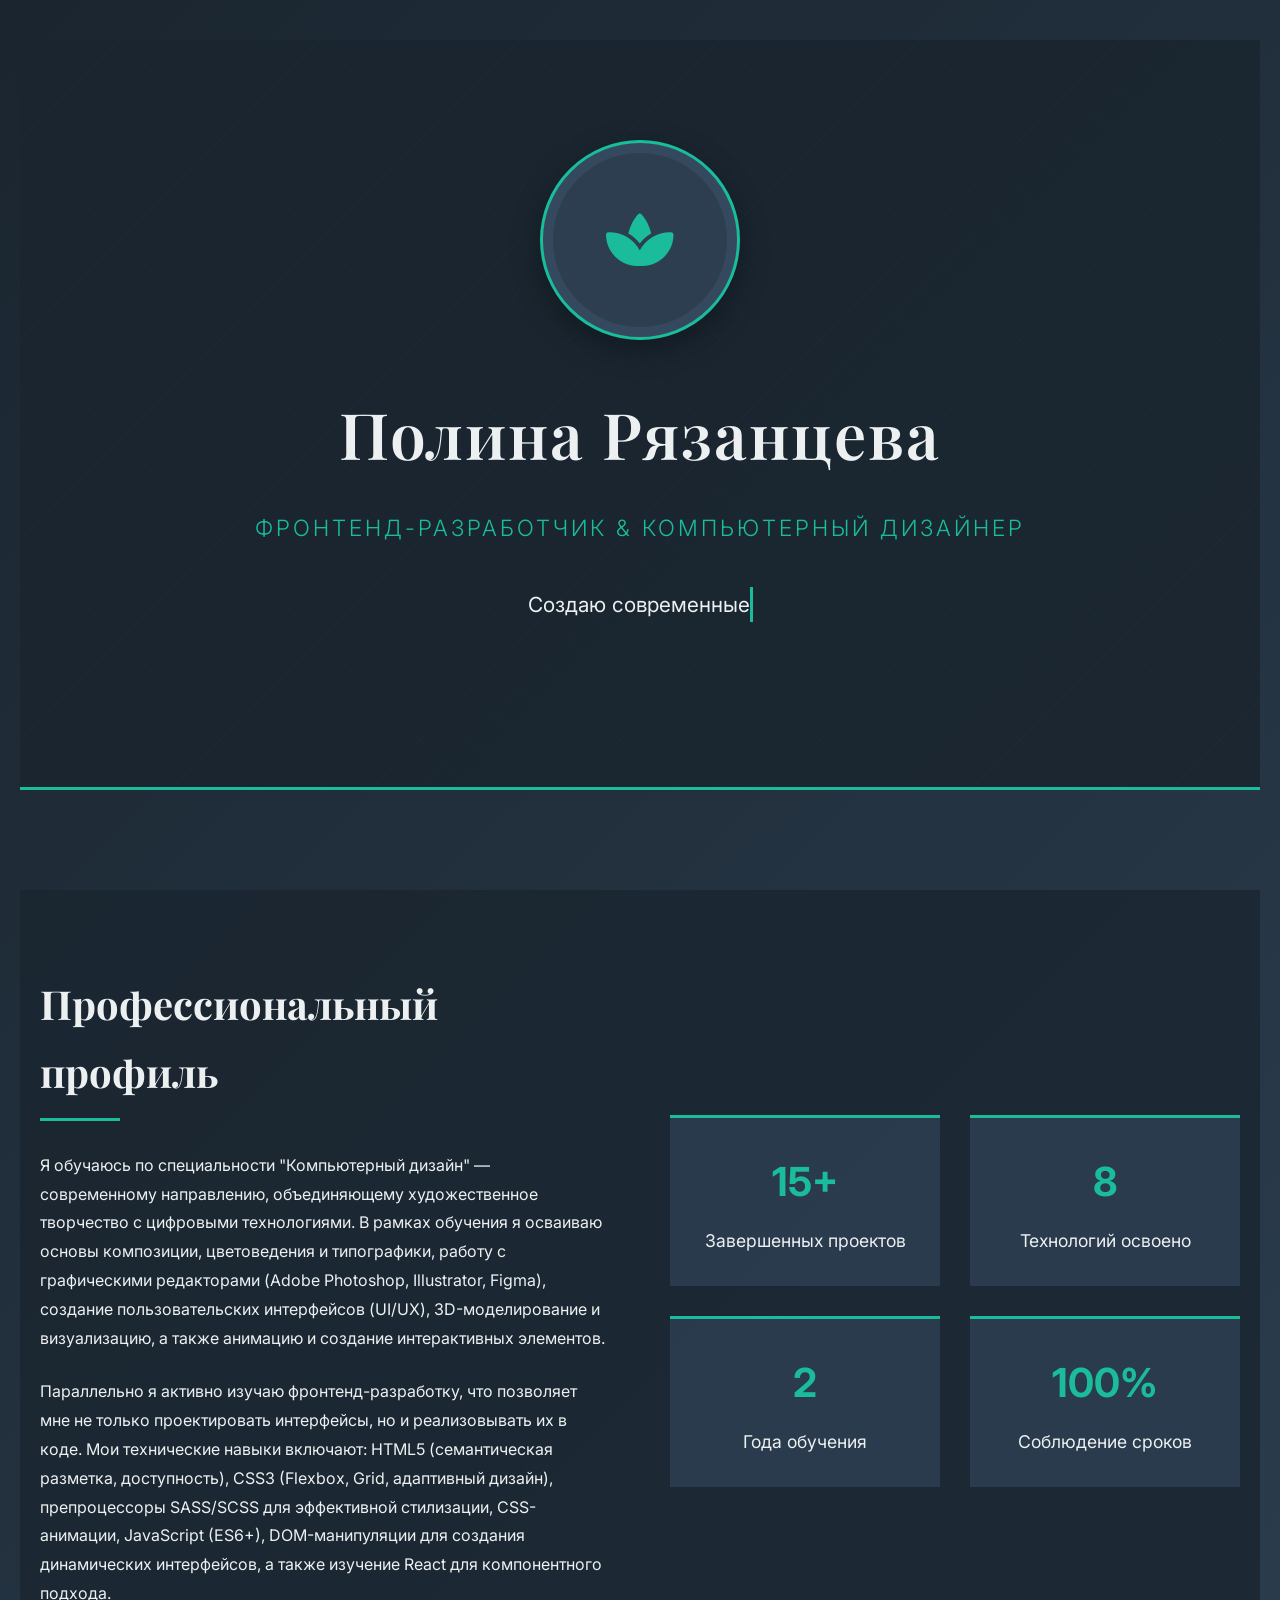
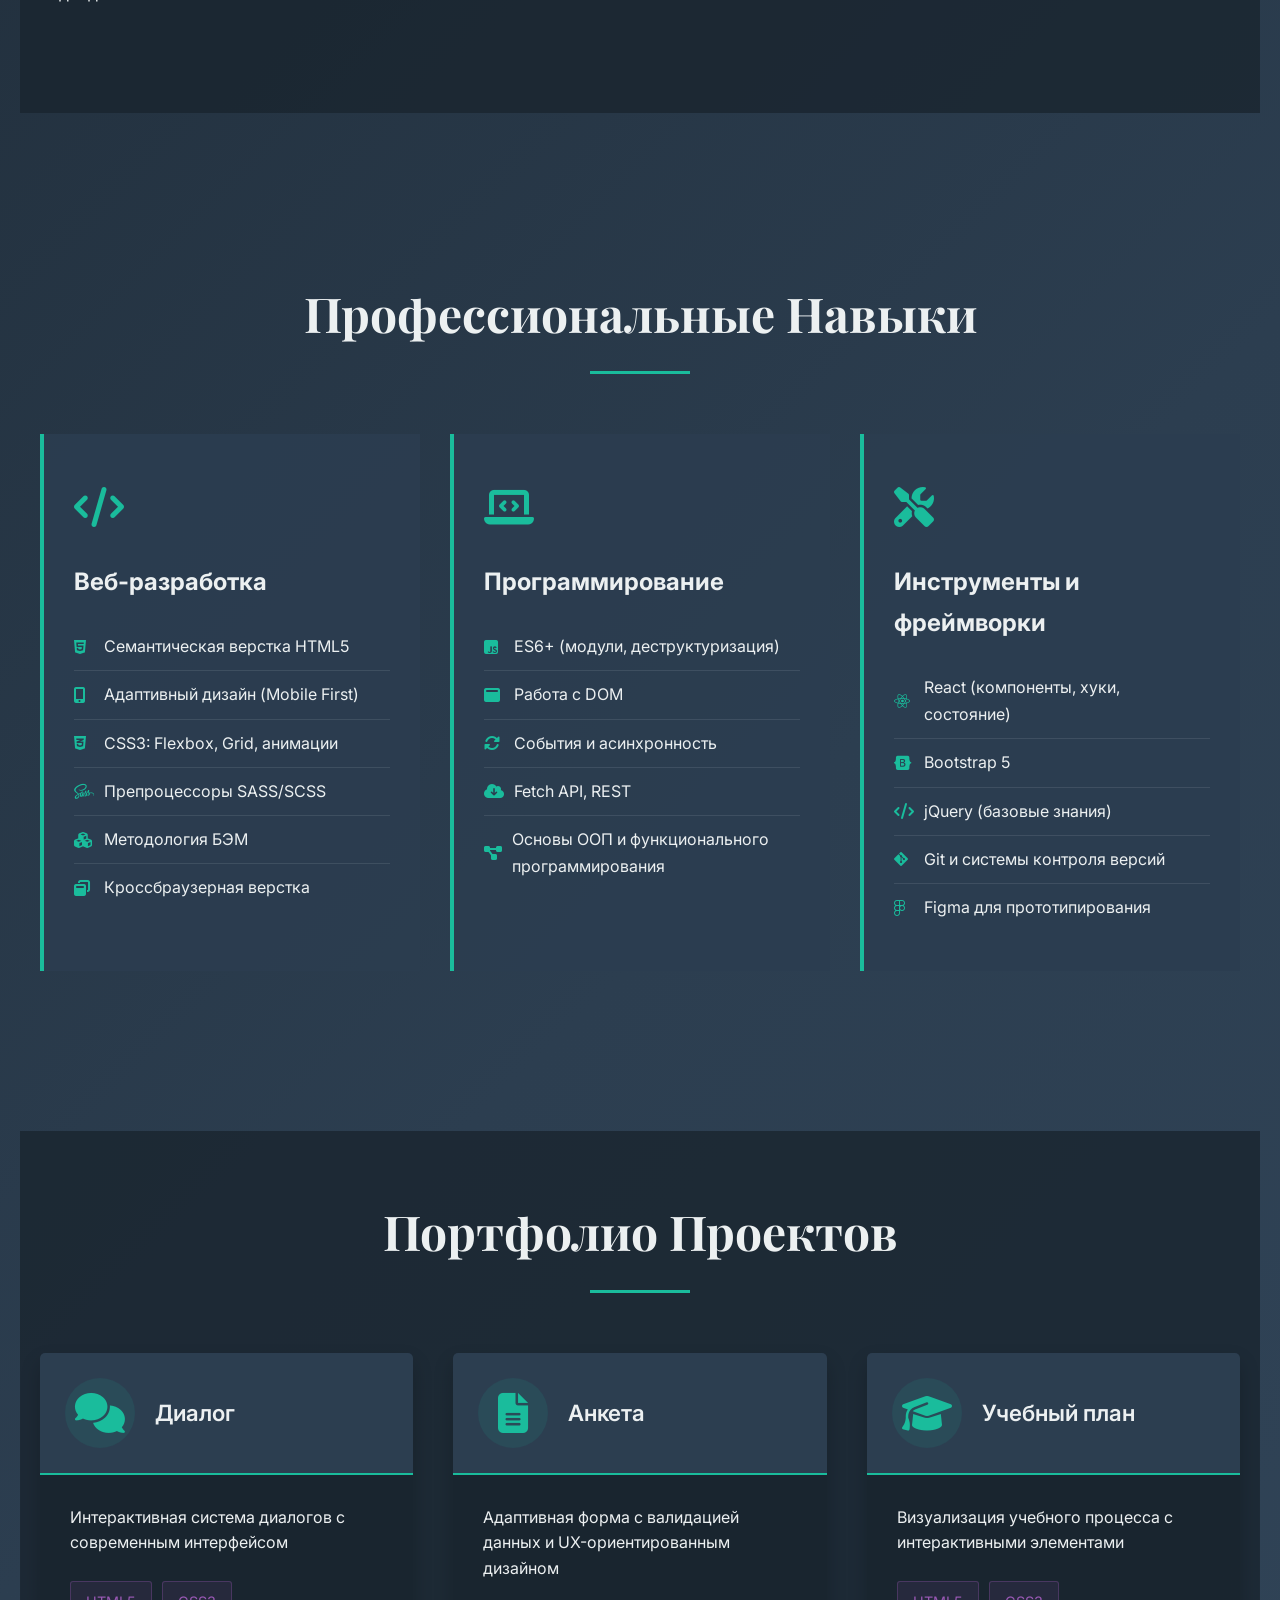
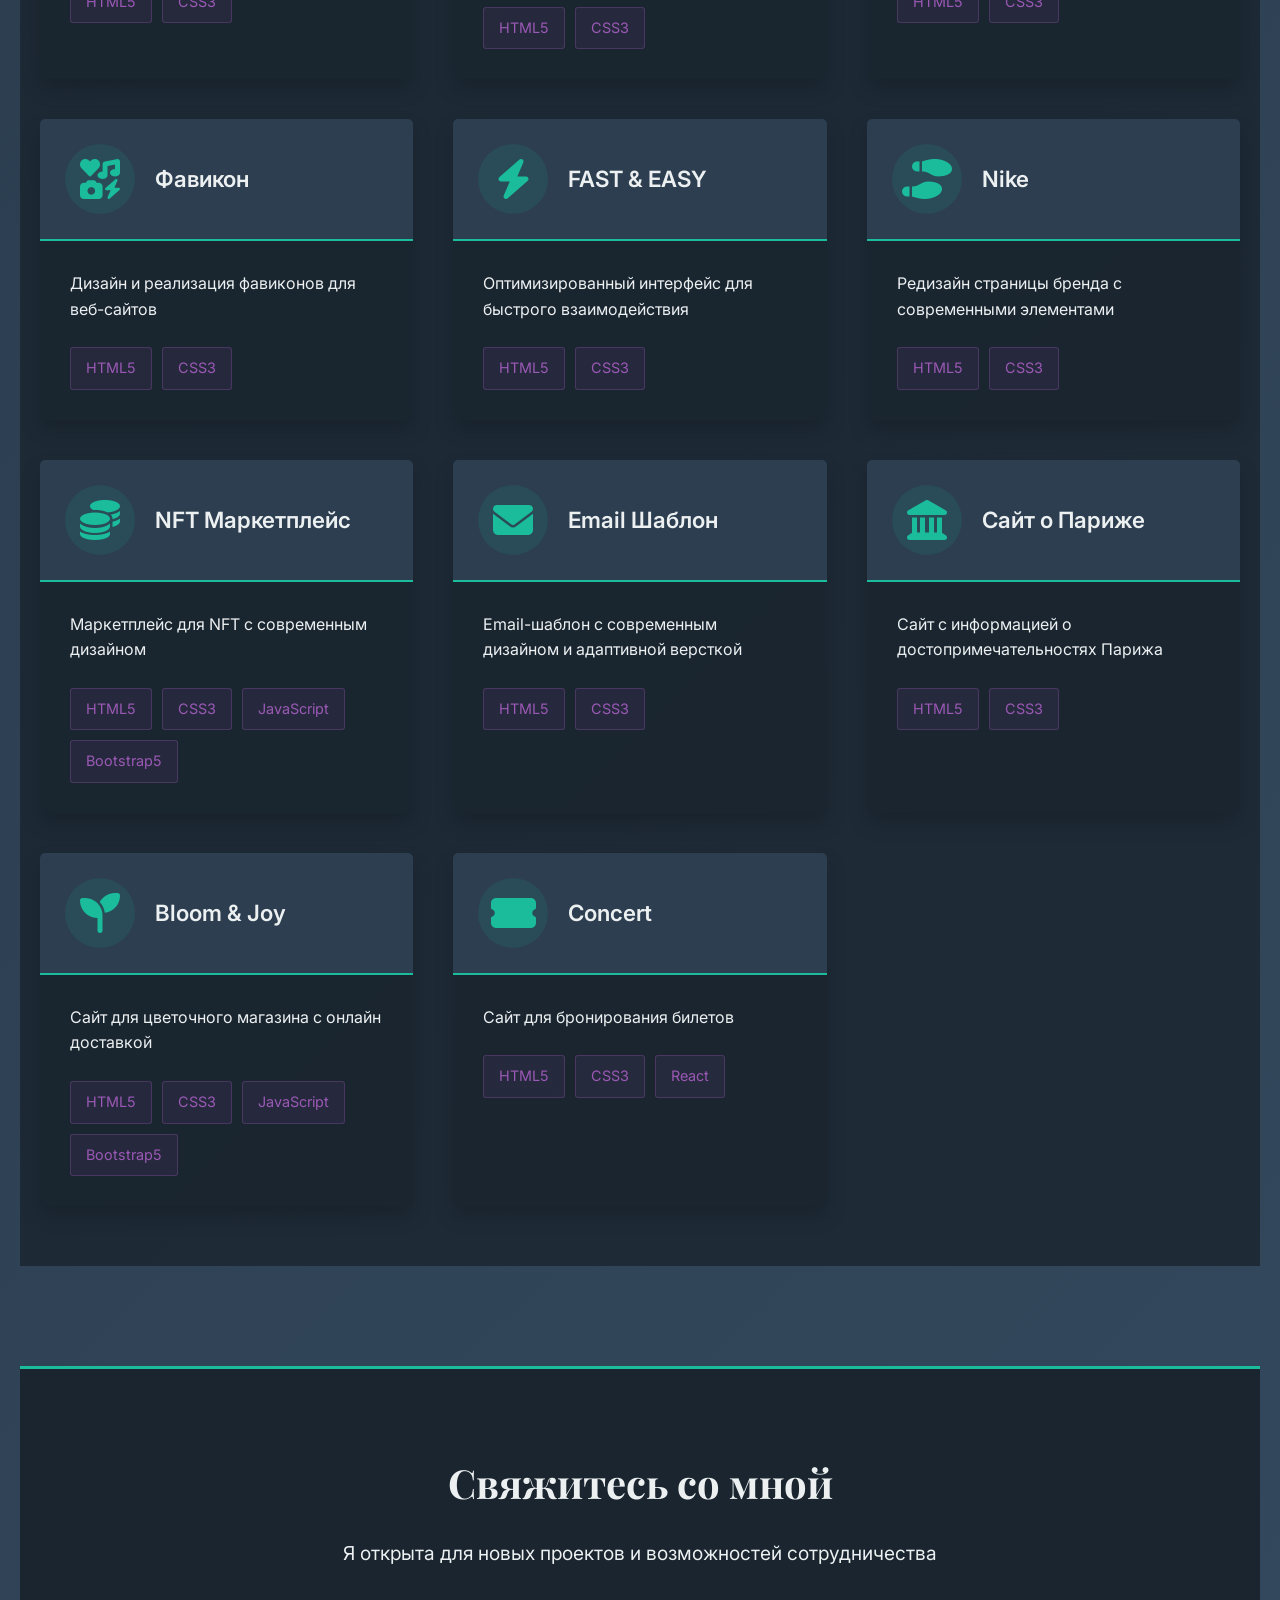
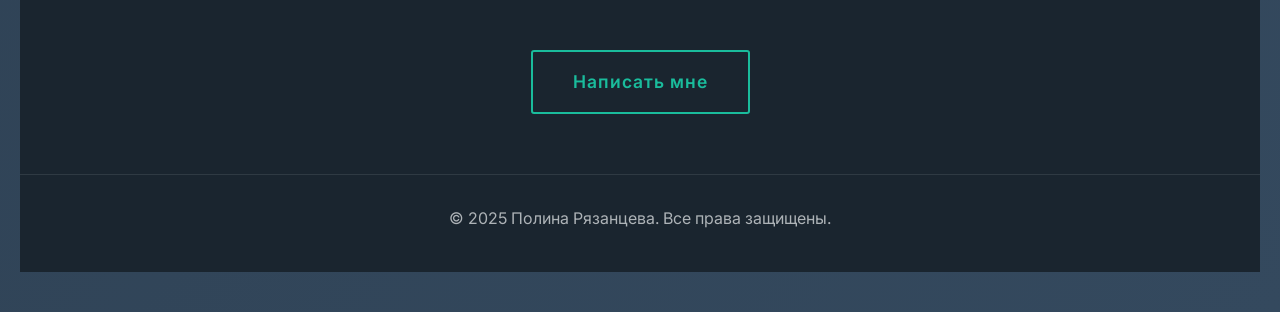
<file: index.html>
<!DOCTYPE html>
<html lang="ru">
<head>
    <meta charset="UTF-8">
    <meta name="viewport" content="width=device-width, initial-scale=1.0">
    <title>Портфолио | Полина Рязанцева</title>
    <link rel="stylesheet" href="https://cdnjs.cloudflare.com/ajax/libs/font-awesome/6.4.0/css/all.min.css">
    <link href="https://fonts.googleapis.com/css2?family=Inter:wght@300;400;500;600;700&family=Playfair+Display:wght@400;500;600;700&display=swap" rel="stylesheet">
    <style>
        * {
            margin: 0;
            padding: 0;
            box-sizing: border-box;
        }
        
        :root {
            --primary: #2C3E50;
            --secondary: #34495E;
            --accent: #9B59B6;
            --mint: #1ABC9C;
            --light: #ECF0F1;
            --dark: #1A252F;
            --transition: all 0.4s cubic-bezier(0.25, 0.46, 0.45, 0.94);
        }
        
        body {
            font-family: 'Inter', sans-serif;
            background: linear-gradient(135deg, #1A252F 0%, #2C3E50 50%, #34495E 100%);
            color: var(--light);
            min-height: 100vh;
            line-height: 1.7;
            overflow-x: hidden;
        }
        
        .container {
            max-width: 1400px;
            margin: 0 auto;
            padding: 40px 20px;
        }
        
        
        @keyframes fadeInUp {
            from {
                opacity: 0;
                transform: translateY(20px); /* Уменьшил расстояние */
            }
            to {
                opacity: 1;
                transform: translateY(0);
            }
        }
        
        @keyframes typing {
            from { width: 0; }
            to { width: 100%; }
        }
        
        .fade-in {
            animation: fadeInUp 0.6s ease-out forwards; /* Уменьшил длительность с 1s до 0.6s */
            opacity: 0;
        }
        
        
        header {
            text-align: center;
            margin-bottom: 80px;
            padding: 100px 40px;
            position: relative;
            background: rgba(26, 37, 47, 0.9);
            border-bottom: 3px solid var(--mint);
        }
        
        .header-pattern {
            position: absolute;
            top: 0;
            left: 0;
            width: 100%;
            height: 100%;
            background: 
                linear-gradient(45deg, transparent 49%, rgba(26, 188, 156, 0.1) 50%, transparent 51%),
                linear-gradient(-45deg, transparent 49%, rgba(26, 188, 156, 0.1) 50%, transparent 51%);
            background-size: 50px 50px;
            opacity: 0.3;
        }
        
        .profile-container {
            position: relative;
            display: inline-block;
            margin-bottom: 40px;
        }
        
        .profile-frame {
            width: 200px;
            height: 200px;
            border: 3px solid var(--mint);
            border-radius: 50%;
            padding: 10px;
            position: relative;
            background: var(--secondary);
            box-shadow: 0 10px 30px rgba(0,0,0,0.3);
        }
        
        .profile-img {
            width: 100%;
            height: 100%;
            border-radius: 50%;
            background: var(--primary);
            display: flex;
            align-items: center;
            justify-content: center;
            font-size: 60px;
            color: var(--mint);
            position: relative;
            overflow: hidden;
        }
        
        h1 {
            font-family: 'Playfair Display', serif;
            font-size: 4em;
            margin-bottom: 20px;
            color: var(--light);
            font-weight: 600;
            letter-spacing: 2px;
        }
        
        .title {
            font-size: 1.4em;
            color: var(--mint);
            margin-bottom: 30px;
            font-weight: 300;
            letter-spacing: 3px;
            text-transform: uppercase;
        }
        
        .typing-container {
            margin: 40px 0;
            min-height: 60px;
        }
        
        .typing-text {
            font-size: 1.3em;
            display: inline-block;
            overflow: hidden;
            white-space: nowrap;
            border-right: 3px solid var(--mint);
            animation: typing 3.5s steps(40, end), blink-caret 0.75s step-end infinite;
            color: var(--light);
        }
        
        @keyframes blink-caret {
            from, to { border-color: transparent; }
            50% { border-color: var(--mint); }
        }
        
       
        .about-section {
            margin: 100px 0;
            padding: 80px 0;
            background: rgba(26, 37, 47, 0.8);
        }
        
        .about-container {
            display: grid;
            grid-template-columns: 1fr 1fr;
            gap: 60px;
            max-width: 1200px;
            margin: 0 auto;
            align-items: center;
        }
        
        .about-text h3 {
            font-family: 'Playfair Display', serif;
            font-size: 2.5em;
            margin-bottom: 30px;
            color: var(--light);
            position: relative;
            padding-bottom: 15px;
        }
        
        .about-text h3::after {
            content: '';
            position: absolute;
            bottom: 0;
            left: 0;
            width: 80px;
            height: 3px;
            background: var(--mint);
        }
        
        .about-text p {
            margin-bottom: 25px;
            line-height: 1.8;
        }
        
        .about-stats {
            display: grid;
            grid-template-columns: repeat(2, 1fr);
            gap: 30px;
        }
        
        .stat-item {
            text-align: center;
            padding: 30px;
            background: rgba(44, 62, 80, 0.9);
            border-top: 3px solid var(--mint);
            transition: var(--transition);
        }
        
        .stat-item:hover {
            transform: translateY(-10px);
            box-shadow: 0 10px 20px rgba(0,0,0,0.2);
        }
        
        .stat-number {
            font-size: 2.5em;
            font-weight: 700;
            color: var(--mint);
            margin-bottom: 10px;
        }
        
        .stat-text {
            font-size: 1.1em;
            color: var(--light);
        }
        
      
        .skills-section {
            margin: 100px 0;
            padding: 60px 0;
            position: relative;
        }
        
        .section-title {
            text-align: center;
            margin-bottom: 60px;
            font-family: 'Playfair Display', serif;
            font-size: 3em;
            color: var(--light);
            position: relative;
            padding-bottom: 20px;
        }
        
        .section-title::after {
            content: '';
            position: absolute;
            bottom: 0;
            left: 50%;
            transform: translateX(-50%);
            width: 100px;
            height: 3px;
            background: var(--mint);
        }
        
        .skills-grid {
            display: grid;
            grid-template-columns: repeat(auto-fit, minmax(300px, 1fr));
            gap: 30px;
            max-width: 1200px;
            margin: 0 auto;
        }
        
        .skill-card {
            background: rgba(44, 62, 80, 0.9);
            padding: 40px 30px;
            border-left: 4px solid var(--mint);
            transition: var(--transition);
            position: relative;
            overflow: hidden;
        }
        
        .skill-card::before {
            content: '';
            position: absolute;
            top: 0;
            left: -100%;
            width: 100%;
            height: 100%;
            background: linear-gradient(90deg, transparent, rgba(26, 188, 156, 0.1), transparent);
            transition: var(--transition);
        }
        
        .skill-card:hover::before {
            left: 100%;
        }
        
        .skill-card:hover {
            transform: translateY(-10px);
            box-shadow: 0 15px 30px rgba(0,0,0,0.2);
        }
        
        .skill-icon {
            font-size: 2.5em;
            color: var(--mint);
            margin-bottom: 20px;
        }
        
        .skill-card h3 {
            font-size: 1.5em;
            margin-bottom: 20px;
            color: var(--light);
        }
        
        .skill-list {
            list-style-type: none;
        }
        
        .skill-list li {
            padding: 10px 0;
            border-bottom: 1px solid rgba(236, 240, 241, 0.1);
            display: flex;
            align-items: center;
            gap: 10px;
        }
        
        .skill-list li:last-child {
            border-bottom: none;
        }
        
        .skill-list i {
            color: var(--mint);
            width: 20px;
        }
        
        
        .projects-section {
            margin: 100px 0;
            padding: 60px 0;
            background: rgba(26, 37, 47, 0.8);
        }
        
        .projects-grid {
            display: grid;
            grid-template-columns: repeat(auto-fit, minmax(350px, 1fr));
            gap: 40px;
            max-width: 1200px;
            margin: 0 auto;
        }
        
        .project-card {
            background: rgba(26, 37, 47, 0.9);
            border-radius: 5px;
            overflow: hidden;
            transition: var(--transition);
            position: relative;
            box-shadow: 0 10px 20px rgba(0,0,0,0.2);
            text-decoration: none;
            color: inherit;
            display: block;
        }
        
        .project-card:hover {
            transform: translateY(-15px);
            box-shadow: 0 20px 40px rgba(0,0,0,0.3);
        }
        
        .project-header {
            background: var(--primary);
            padding: 25px;
            display: flex;
            align-items: center;
            gap: 20px;
            border-bottom: 2px solid var(--mint);
        }
        
        .project-icon {
            font-size: 2.5em;
            color: var(--mint);
            width: 70px;
            height: 70px;
            display: flex;
            align-items: center;
            justify-content: center;
            background: rgba(26, 188, 156, 0.1);
            border-radius: 50%;
        }
        
        .project-title {
            font-size: 1.4em;
            color: var(--light);
            font-weight: 600;
        }
        
        .project-body {
            padding: 30px;
        }
        
        .project-description {
            margin-bottom: 25px;
            color: var(--light);
            line-height: 1.6;
        }
        
        .project-tech {
            display: flex;
            flex-wrap: wrap;
            gap: 10px;
        }
        
        .tech-tag {
            background: rgba(155, 89, 182, 0.1);
            color: var(--accent);
            padding: 8px 15px;
            border-radius: 3px;
            font-size: 0.9em;
            border: 1px solid rgba(155, 89, 182, 0.3);
        }
        
      
        footer {
            background: var(--dark);
            padding: 80px 0 40px;
            text-align: center;
            border-top: 3px solid var(--mint);
        }
        
        .contact-title {
            font-family: 'Playfair Display', serif;
            font-size: 2.5em;
            margin-bottom: 20px;
            color: var(--light);
        }
        
        .contact-subtitle {
            font-size: 1.2em;
            margin-bottom: 50px;
            color: var(--light);
            max-width: 600px;
            margin-left: auto;
            margin-right: auto;
        }
        
        .contact-btn {
            display: inline-block;
            padding: 15px 40px;
            background: transparent;
            color: var(--mint);
            border: 2px solid var(--mint);
            border-radius: 3px;
            text-decoration: none;
            font-weight: 600;
            font-size: 1.1em;
            transition: var(--transition);
            margin-top: 30px;
            letter-spacing: 1px;
        }
        
        .contact-btn:hover {
            background: var(--mint);
            color: var(--dark);
            transform: translateY(-5px);
        }
        
        .copyright {
            margin-top: 60px;
            padding-top: 30px;
            border-top: 1px solid rgba(236, 240, 241, 0.1);
            color: rgba(236, 240, 241, 0.7);
        }
        
     
        @media (max-width: 992px) {
            .about-container {
                grid-template-columns: 1fr;
            }
            
            h1 {
                font-size: 3em;
            }
        }
        
        @media (max-width: 768px) {
            .skills-grid, .projects-grid {
                grid-template-columns: 1fr;
            }
            
            .about-stats {
                grid-template-columns: 1fr;
            }
            
            h1 {
                font-size: 2.5em;
            }
            
            .section-title {
                font-size: 2.5em;
            }
            
            .profile-frame {
                width: 150px;
                height: 150px;
            }
            
            .profile-img {
                font-size: 40px;
            }
        }
    </style>
</head>
<body>
    <div class="container">
        
        <header>
            <div class="header-pattern"></div>
            <div class="profile-container fade-in">
                <div class="profile-frame">
                    <div class="profile-img">
                        <i class="fas fa-spa"></i>
                    </div>
                </div>
            </div>
            <h1 class="fade-in">Полина Рязанцева</h1>
            <p class="title fade-in">Фронтенд-разработчик & Компьютерный дизайнер</p>
            <div class="typing-container fade-in">
                <div class="typing-text" id="typing-text"></div>
            </div>
        </header>
        
        <!-- Второй блок: Профессиональный профиль -->
        <section class="about-section">
            <div class="about-container">
                <div class="about-text fade-in">
                    <h3>Профессиональный профиль</h3>
                    <p>Я обучаюсь по специальности "Компьютерный дизайн" — современному направлению, объединяющему художественное творчество с цифровыми технологиями. В рамках обучения я осваиваю основы композиции, цветоведения и типографики, работу с графическими редакторами (Adobe Photoshop, Illustrator, Figma), создание пользовательских интерфейсов (UI/UX), 3D-моделирование и визуализацию, а также анимацию и создание интерактивных элементов.</p>
                    <p>Параллельно я активно изучаю фронтенд-разработку, что позволяет мне не только проектировать интерфейсы, но и реализовывать их в коде. Мои технические навыки включают: HTML5 (семантическая разметка, доступность), CSS3 (Flexbox, Grid, адаптивный дизайн), препроцессоры SASS/SCSS для эффективной стилизации, CSS-анимации, JavaScript (ES6+), DOM-манипуляции для создания динамических интерфейсов, а также изучение React для компонентного подхода.</p>
                </div>
                <div class="about-stats fade-in">
                    <div class="stat-item">
                        <div class="stat-number">15+</div>
                        <div class="stat-text">Завершенных проектов</div>
                    </div>
                    <div class="stat-item">
                        <div class="stat-number">8</div>
                        <div class="stat-text">Технологий освоено</div>
                    </div>
                    <div class="stat-item">
                        <div class="stat-number">2</div>
                        <div class="stat-text">Года обучения</div>
                    </div>
                    <div class="stat-item">
                        <div class="stat-number">100%</div>
                        <div class="stat-text">Соблюдение сроков</div>
                    </div>
                </div>
            </div>
        </section>
        
        
        <section class="skills-section">
            <h2 class="section-title fade-in">Профессиональные Навыки</h2>
            <div class="skills-grid">
                <div class="skill-card fade-in">
                    <div class="skill-icon">
                        <i class="fas fa-code"></i>
                    </div>
                    <h3>Веб-разработка</h3>
                    <ul class="skill-list">
                        <li><i class="fab fa-html5"></i> Семантическая верстка HTML5</li>
                        <li><i class="fas fa-mobile-alt"></i> Адаптивный дизайн (Mobile First)</li>
                        <li><i class="fab fa-css3-alt"></i> CSS3: Flexbox, Grid, анимации</li>
                        <li><i class="fab fa-sass"></i> Препроцессоры SASS/SCSS</li>
                        <li><i class="fas fa-cubes"></i> Методология БЭМ</li>
                        <li><i class="fas fa-window-restore"></i> Кроссбраузерная верстка</li>
                    </ul>
                </div>
                
                <div class="skill-card fade-in">
                    <div class="skill-icon">
                        <i class="fas fa-laptop-code"></i>
                    </div>
                    <h3>Программирование</h3>
                    <ul class="skill-list">
                        <li><i class="fab fa-js-square"></i> ES6+ (модули, деструктуризация)</li>
                        <li><i class="fas fa-window-maximize"></i> Работа с DOM</li>
                        <li><i class="fas fa-sync-alt"></i> События и асинхронность</li>
                        <li><i class="fas fa-cloud-download-alt"></i> Fetch API, REST</li>
                        <li><i class="fas fa-project-diagram"></i> Основы ООП и функционального программирования</li>
                    </ul>
                </div>
                
                <div class="skill-card fade-in">
                    <div class="skill-icon">
                        <i class="fas fa-tools"></i>
                    </div>
                    <h3>Инструменты и фреймворки</h3>
                    <ul class="skill-list">
                        <li><i class="fab fa-react"></i> React (компоненты, хуки, состояние)</li>
                        <li><i class="fab fa-bootstrap"></i> Bootstrap 5</li>
                        <li><i class="fas fa-code"></i> jQuery (базовые знания)</li>
                        <li><i class="fab fa-git-alt"></i> Git и системы контроля версий</li>
                        <li><i class="fab fa-figma"></i> Figma для прототипирования</li>
                    </ul>
                </div>
            </div>
        </section>
        
        
        <section class="projects-section">
            <h2 class="section-title fade-in">Портфолио Проектов</h2>
            <div class="projects-grid">
                <a href="projects/project 1" class="project-card fade-in">
                    <div class="project-header">
                        <div class="project-icon">
                            <i class="fas fa-comments"></i>
                        </div>
                        <div class="project-title">Диалог</div>
                    </div>
                    <div class="project-body">
                        <p class="project-description">Интерактивная система диалогов с современным интерфейсом</p>
                        <div class="project-tech">
                            <span class="tech-tag">HTML5</span>
                            <span class="tech-tag">CSS3</span>
                        </div>
                    </div>
                </a>
                
                <a href="projects/project 2" class="project-card fade-in">
                    <div class="project-header">
                        <div class="project-icon">
                            <i class="fas fa-file-alt"></i>
                        </div>
                        <div class="project-title">Анкета</div>
                    </div>
                    <div class="project-body">
                        <p class="project-description">Адаптивная форма с валидацией данных и UX-ориентированным дизайном</p>
                        <div class="project-tech">
                            <span class="tech-tag">HTML5</span>
                            <span class="tech-tag">CSS3</span>
                        </div>
                    </div>
                </a>
                
                <a href="projects/project 3" class="project-card fade-in">
                    <div class="project-header">
                        <div class="project-icon">
                            <i class="fas fa-graduation-cap"></i>
                        </div>
                        <div class="project-title">Учебный план</div>
                    </div>
                    <div class="project-body">
                        <p class="project-description">Визуализация учебного процесса с интерактивными элементами</p>
                        <div class="project-tech">
                            <span class="tech-tag">HTML5</span>
                            <span class="tech-tag">CSS3</span>
                        </div>
                    </div>
                </a>
                
                <a href="projects/project 5" class="project-card fade-in">
                    <div class="project-header">
                        <div class="project-icon">
                            <i class="fas fa-icons"></i>
                        </div>
                        <div class="project-title">Фавикон</div>
                    </div>
                    <div class="project-body">
                        <p class="project-description">Дизайн и реализация фавиконов для веб-сайтов</p>
                        <div class="project-tech">
                            <span class="tech-tag">HTML5</span>
                            <span class="tech-tag">CSS3</span>
                        </div>
                    </div>
                </a>
                
                <a href="projects/project 7" class="project-card fade-in">
                    <div class="project-header">
                        <div class="project-icon">
                            <i class="fas fa-bolt"></i>
                        </div>
                        <div class="project-title">FAST & EASY</div>
                    </div>
                    <div class="project-body">
                        <p class="project-description">Оптимизированный интерфейс для быстрого взаимодействия</p>
                        <div class="project-tech">
                            <span class="tech-tag">HTML5</span>
                            <span class="tech-tag">CSS3</span>
                        </div>
                    </div>
                </a>
                
                <a href="projects/project 10" class="project-card fade-in">
                    <div class="project-header">
                        <div class="project-icon">
                            <i class="fas fa-shoe-prints"></i>
                        </div>
                        <div class="project-title">Nike</div>
                    </div>
                    <div class="project-body">
                        <p class="project-description">Редизайн страницы бренда с современными элементами</p>
                        <div class="project-tech">
                            <span class="tech-tag">HTML5</span>
                            <span class="tech-tag">CSS3</span>
                        </div>
                    </div>
                </a>
                
                <a href="projects/project 11" class="project-card fade-in">
                    <div class="project-header">
                        <div class="project-icon">
                            <i class="fas fa-coins"></i>
                        </div>
                        <div class="project-title">NFT Маркетплейс</div>
                    </div>
                    <div class="project-body">
                        <p class="project-description">Маркетплейс для NFT с современным дизайном</p>
                        <div class="project-tech">
                            <span class="tech-tag">HTML5</span>
                            <span class="tech-tag">CSS3</span>
                            <span class="tech-tag">JavaScript</span>
                            <span class="tech-tag">Bootstrap5</span>
                        </div>
                    </div>
                </a>
                
                <a href="projects/project 12" class="project-card fade-in">
                    <div class="project-header">
                        <div class="project-icon">
                            <i class="fas fa-envelope"></i>
                        </div>
                        <div class="project-title">Email Шаблон</div>
                    </div>
                    <div class="project-body">
                        <p class="project-description">Email-шаблон с современным дизайном и адаптивной версткой</p>
                        <div class="project-tech">
                            <span class="tech-tag">HTML5</span>
                            <span class="tech-tag">CSS3</span>
                        </div>
                    </div>
                </a>
                     <a href="projects/project 13" class="project-card fade-in">
        <div class="project-header">
            <div class="project-icon">
                <i class="fas fa-landmark"></i> 
            </div>
            <div class="project-title">Сайт о Париже</div> 
        </div>
        <div class="project-body">
            <p class="project-description">Сайт с информацией о достопримечательностях Парижа</p> 
            <div class="project-tech">
                <span class="tech-tag">HTML5</span>
                <span class="tech-tag">CSS3</span>
            </div>
        </div>
    </a>
                <a href="projects/project 14" class="project-card fade-in">
    <div class="project-header">
        <div class="project-icon">
            <i class="fas fa-seedling"></i> 
        </div>
        <div class="project-title">Bloom & Joy</div>
    </div>
    <div class="project-body">
        <p class="project-description">Сайт для цветочного магазина с онлайн доставкой</p>
        <div class="project-tech">
            <span class="tech-tag">HTML5</span>
            <span class="tech-tag">CSS3</span>
            <span class="tech-tag">JavaScript</span>
            <span class="tech-tag">Bootstrap5</span>
        </div>
    </div>
</a>
                <a href="projects/project 15" class="project-card fade-in">
    <div class="project-header">
        <div class="project-icon">
            <i class="fas fa-ticket-alt"></i> 
        </div>
        <div class="project-title">Concert</div>
    </div>
    <div class="project-body">
        <p class="project-description">Сайт для бронирования билетов</p>
        <div class="project-tech">
            <span class="tech-tag">HTML5</span>
            <span class="tech-tag">CSS3</span>
            <span class="tech-tag">React</span>
        </div>
    </div>
</a>
            </div>
        </section>
        
       
        <footer>
            <h3 class="contact-title fade-in">Свяжитесь со мной</h3>
            <p class="contact-subtitle fade-in">Я открыта для новых проектов и возможностей сотрудничества</p>
            <a href="mailto:p.ryazantseva2006@gmail.com" class="contact-btn fade-in">Написать мне</a>
            <p class="copyright fade-in">© 2025 Полина Рязанцева. Все права защищены.</p>
        </footer>
    </div>

    <script>
        
        function typeWriter() {
            const textElement = document.getElementById('typing-text');
            const texts = [
                "Создаю современные цифровые интерфейсы",
                "Разрабатываю адаптивные веб-приложения", 
                "Дизайнирую удобные пользовательские опыты",
                "Превращаю идеи в работающий код"
            ];
            let textIndex = 0;
            let charIndex = 0;
            let isDeleting = false;
            let typingSpeed = 100;
            
            function type() {
                const currentText = texts[textIndex];
                
                if (isDeleting) {
                    textElement.textContent = currentText.substring(0, charIndex - 1);
                    charIndex--;
                    typingSpeed = 50;
                } else {
                    textElement.textContent = currentText.substring(0, charIndex + 1);
                    charIndex++;
                    typingSpeed = 100;
                }
                
                if (!isDeleting && charIndex === currentText.length) {
                    isDeleting = true;
                    typingSpeed = 1000;
                } else if (isDeleting && charIndex === 0) {
                    isDeleting = false;
                    textIndex = (textIndex + 1) % texts.length;
                    typingSpeed = 500;
                }
                
                setTimeout(type, typingSpeed);
            }
            
            type();
        }
        
        
        function animateOnScroll() {
            const elements = document.querySelectorAll('.fade-in');
            
            const observer = new IntersectionObserver((entries) => {
                entries.forEach(entry => {
                    if (entry.isIntersecting) {
                        entry.target.style.animation = `fadeInUp 0.6s ease-out ${entry.target.dataset.delay || '0s'} forwards`;
                        observer.unobserve(entry.target);
                    }
                });
            }, { 
                threshold: 0.05, 
                rootMargin: '0px 0px -50px 0px' 
            });
            
            elements.forEach((element, index) => {
                element.style.animation = 'none';
                element.style.opacity = '0';
               
                element.dataset.delay = `${index * 0.05}s`;
                observer.observe(element);
            });
        }
        
        
        document.addEventListener('DOMContentLoaded', function() {
            typeWriter();
            animateOnScroll();
        });
    </script>
</body>
</html>
</file>
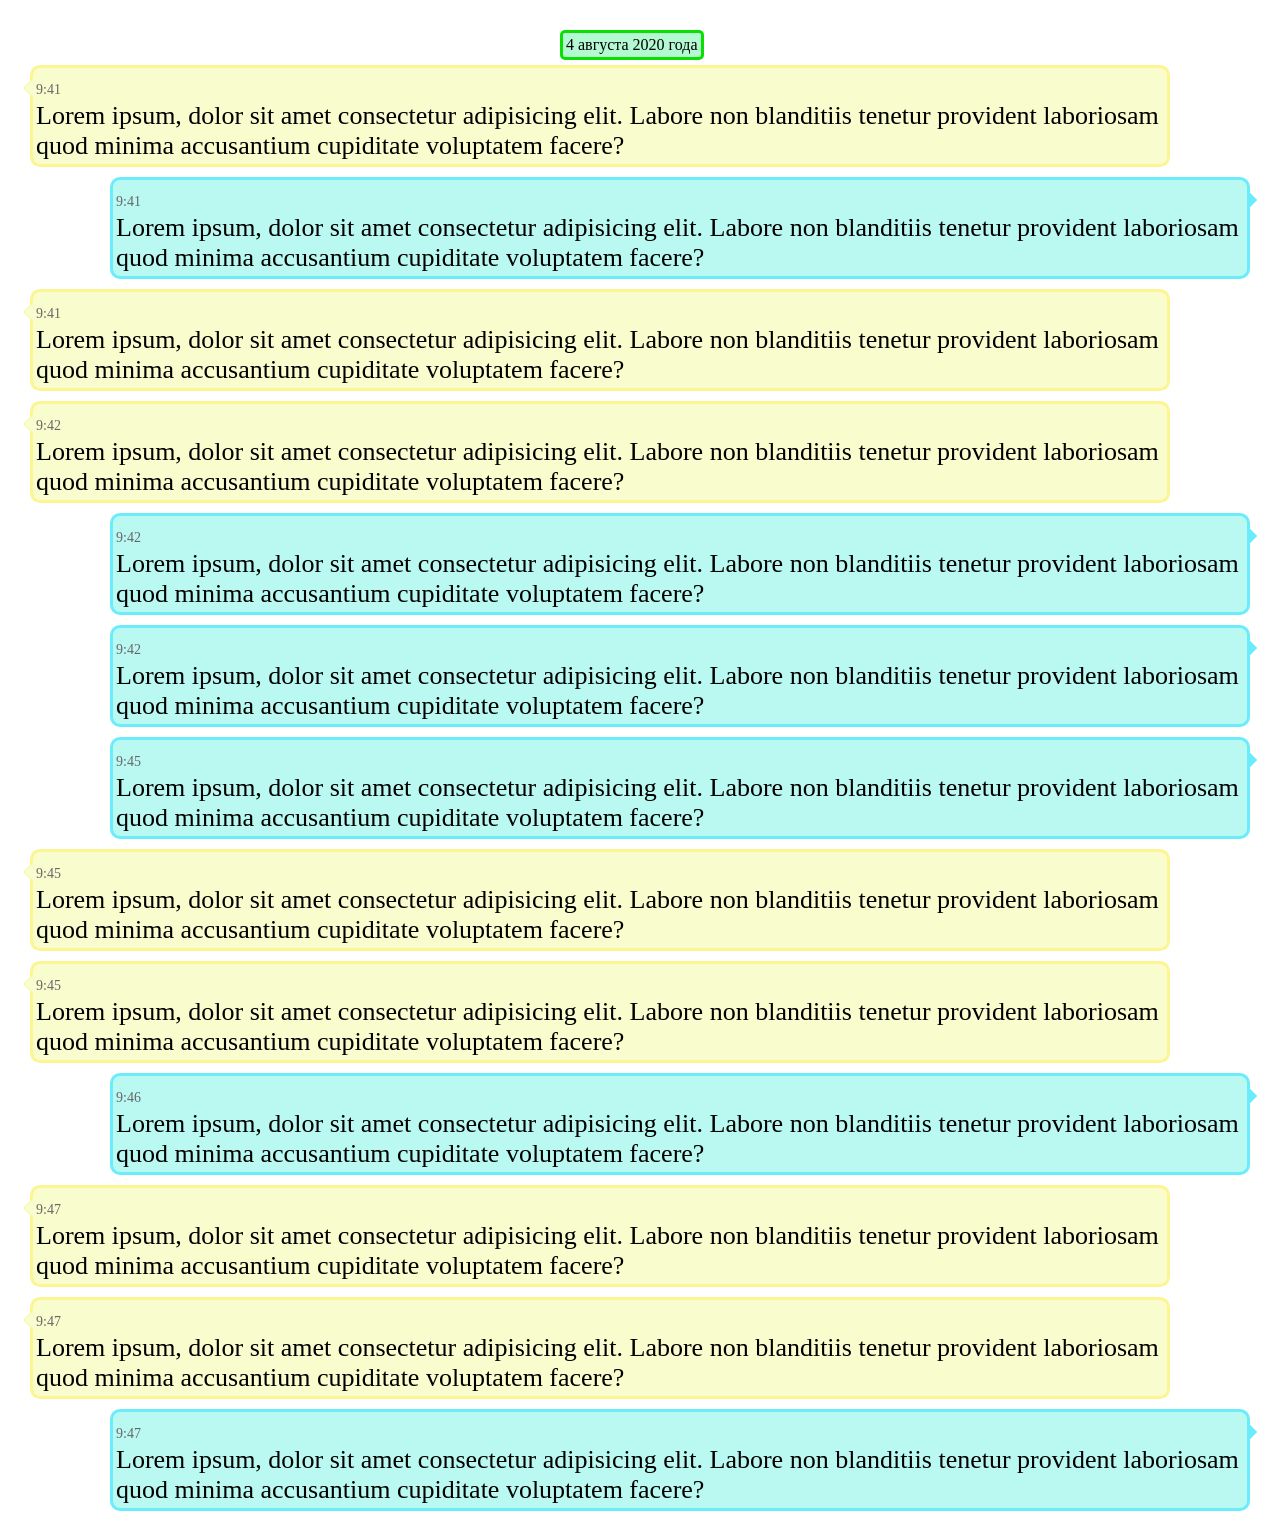
<file: projects/project 1/index.html>
<!DOCTYPE html>
<html lang="en">
<head>
    <meta charset="UTF-8">
    <meta name="viewport" content="width=device-width, initial-scale=1.0">
    <title>Диалог</title>
    <link rel="stylesheet" href="style.css" type="text/css" >
</head>
<body>
    <div class="date">
        4 августа 2020 года
    </div>

    <div class="message in" style="margin-top: 55px;"><span>9:41</span><br>Lorem ipsum, dolor sit amet consectetur adipisicing elit. Labore non blanditiis tenetur provident laboriosam quod minima accusantium cupiditate voluptatem facere?</div>
    <div class="message out"><span>9:41</span><br>Lorem ipsum, dolor sit amet consectetur adipisicing elit. Labore non blanditiis tenetur provident laboriosam quod minima accusantium cupiditate voluptatem facere?</div>
    <div class="message in"><span>9:41</span><br>Lorem ipsum, dolor sit amet consectetur adipisicing elit. Labore non blanditiis tenetur provident laboriosam quod minima accusantium cupiditate voluptatem facere?</div>
    <div class="message in"><span>9:42</span><br>Lorem ipsum, dolor sit amet consectetur adipisicing elit. Labore non blanditiis tenetur provident laboriosam quod minima accusantium cupiditate voluptatem facere?</div>
    <div class="message out"><span>9:42</span><br>Lorem ipsum, dolor sit amet consectetur adipisicing elit. Labore non blanditiis tenetur provident laboriosam quod minima accusantium cupiditate voluptatem facere?</div>
    <div class="message out"><span>9:42</span><br>Lorem ipsum, dolor sit amet consectetur adipisicing elit. Labore non blanditiis tenetur provident laboriosam quod minima accusantium cupiditate voluptatem facere?</div>
    <div class="message out"><span>9:45</span><br>Lorem ipsum, dolor sit amet consectetur adipisicing elit. Labore non blanditiis tenetur provident laboriosam quod minima accusantium cupiditate voluptatem facere?</div>
    <div class="message in"><span>9:45</span><br>Lorem ipsum, dolor sit amet consectetur adipisicing elit. Labore non blanditiis tenetur provident laboriosam quod minima accusantium cupiditate voluptatem facere?</div>
    <div class="message in"><span>9:45</span><br>Lorem ipsum, dolor sit amet consectetur adipisicing elit. Labore non blanditiis tenetur provident laboriosam quod minima accusantium cupiditate voluptatem facere?</div>
    <div class="message out"><span>9:46</span><br>Lorem ipsum, dolor sit amet consectetur adipisicing elit. Labore non blanditiis tenetur provident laboriosam quod minima accusantium cupiditate voluptatem facere?</div>
    <div class="message in"><span>9:47</span><br>Lorem ipsum, dolor sit amet consectetur adipisicing elit. Labore non blanditiis tenetur provident laboriosam quod minima accusantium cupiditate voluptatem facere?</div>
    <div class="message in"><span>9:47</span><br>Lorem ipsum, dolor sit amet consectetur adipisicing elit. Labore non blanditiis tenetur provident laboriosam quod minima accusantium cupiditate voluptatem facere?</div>
    <div class="message out"><span>9:47</span><br>Lorem ipsum, dolor sit amet consectetur adipisicing elit. Labore non blanditiis tenetur provident laboriosam quod minima accusantium cupiditate voluptatem facere?</div>

</body>
</html>
</file>
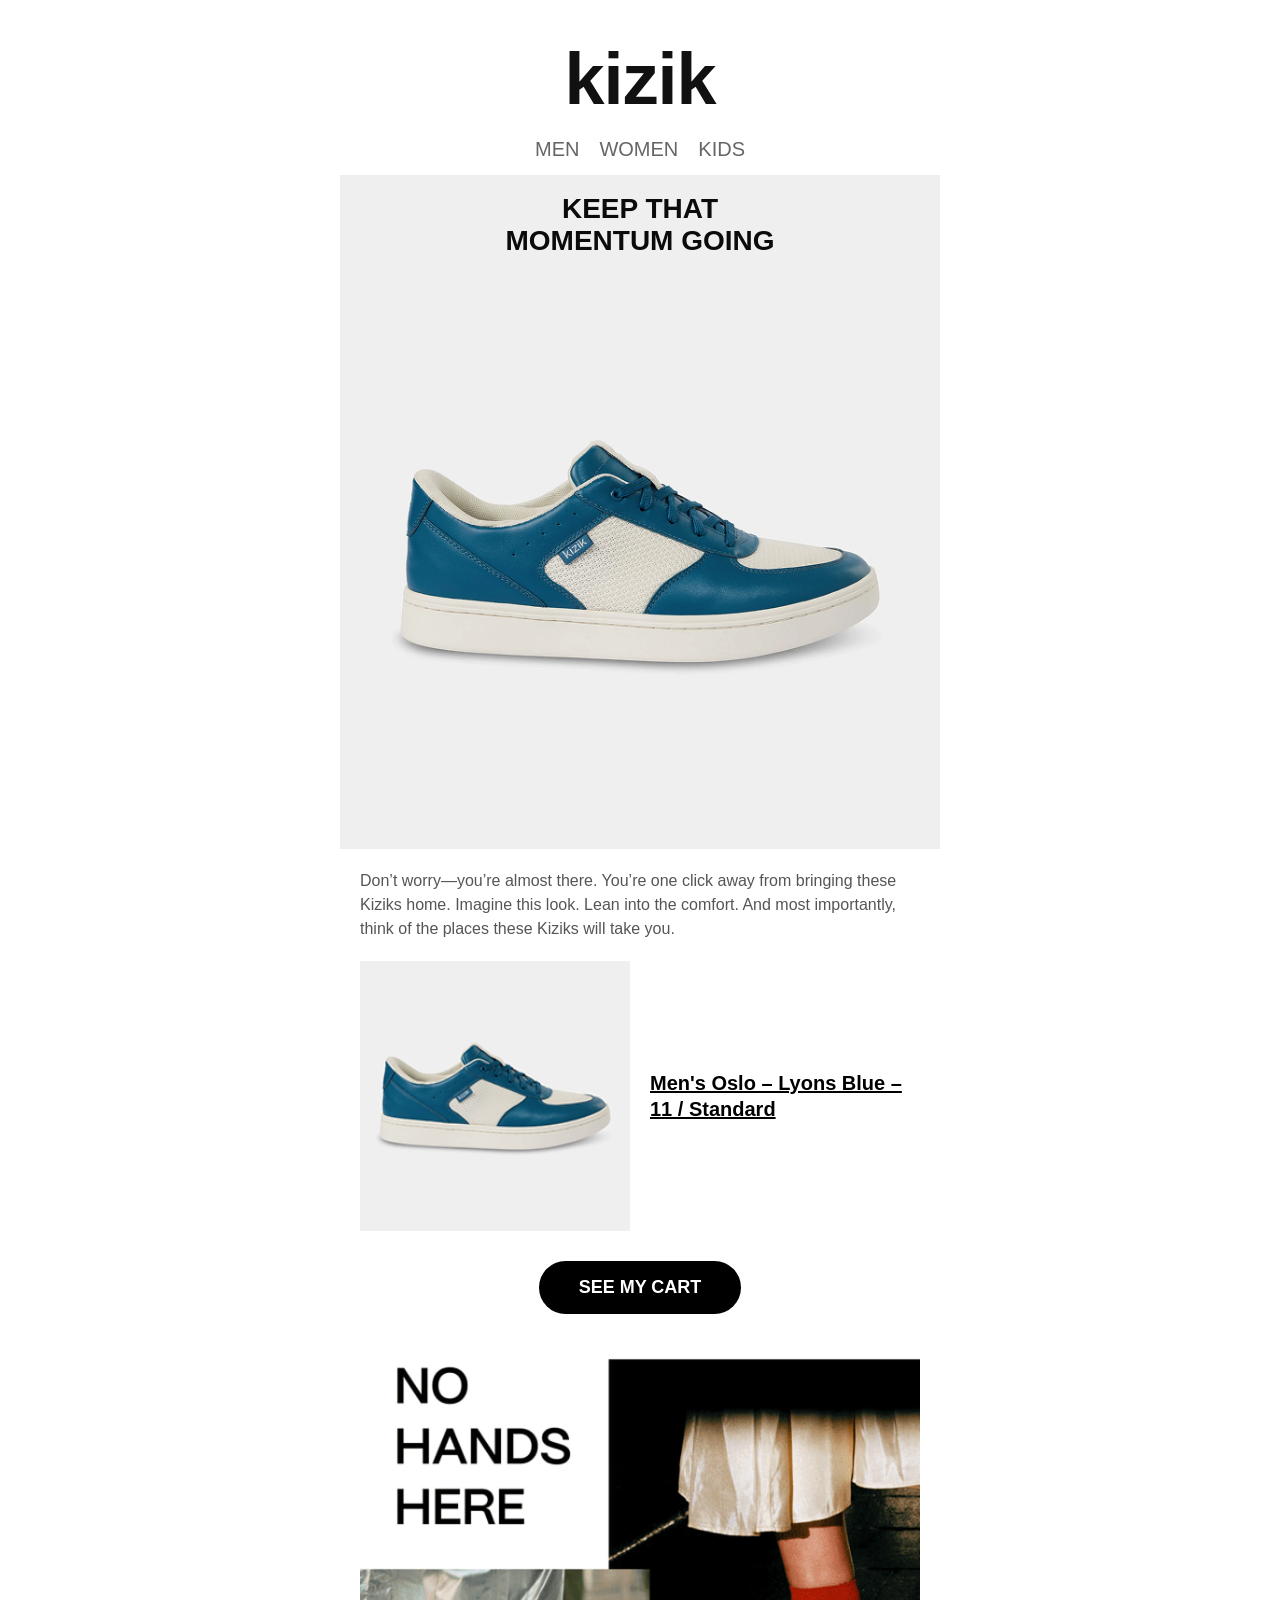
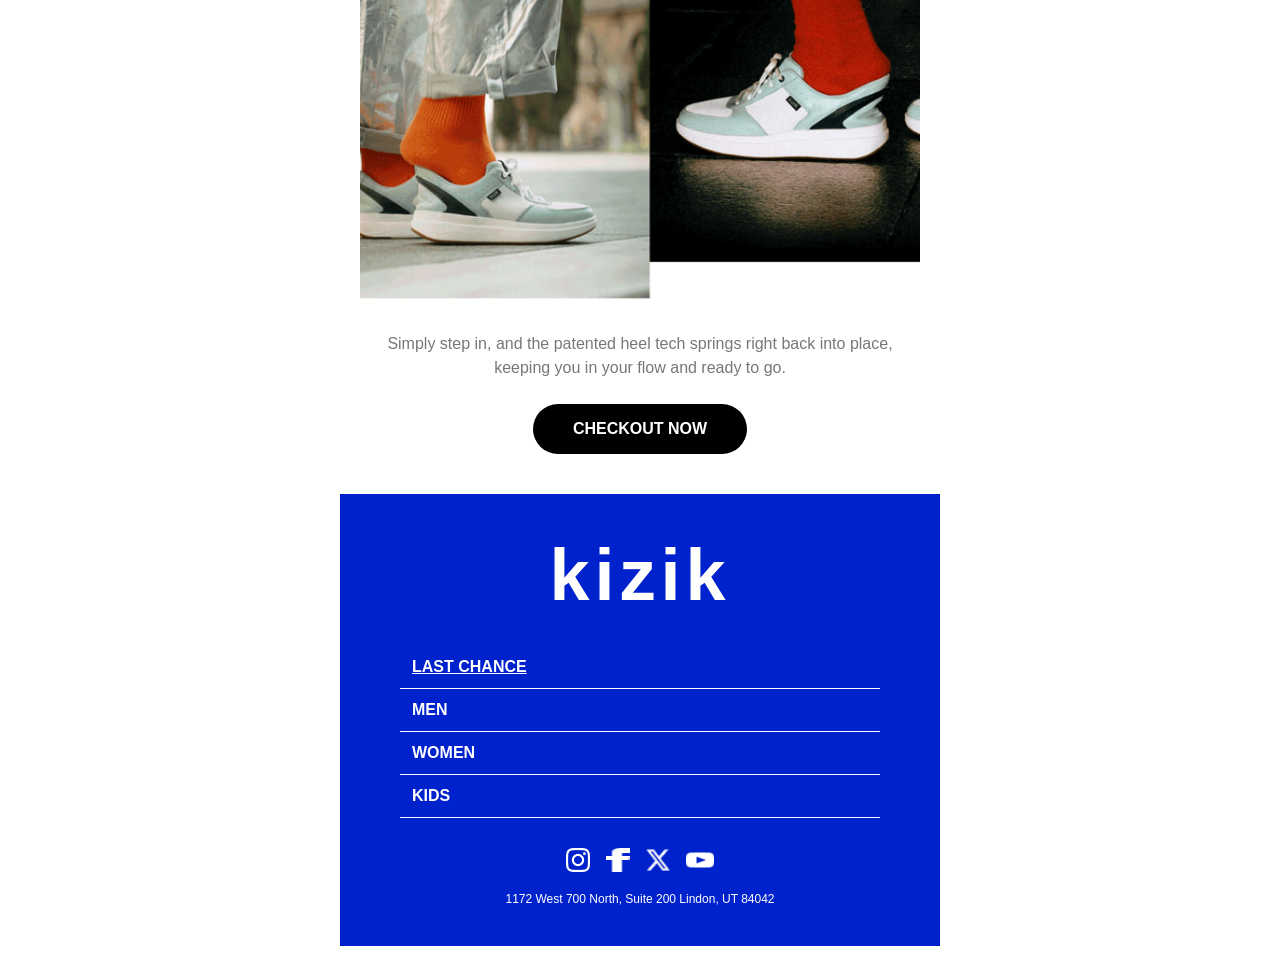
<file: projects/project 12/index.html>
<!doctype html>
<html lang="ru">
<head>
  <meta charset="utf-8">
  <meta name="viewport" content="width=device-width,initial-scale=1">
  <title>Kizik — Email</title>

  <style type="text/css">
    body, table, td, a { -webkit-text-size-adjust:100%; -ms-text-size-adjust:100%; }
    table, td { mso-table-lspace:0pt; mso-table-rspace:0pt; }
    img { -ms-interpolation-mode:bicubic; display:block; border:0; outline:none; }
    a { color:inherit; text-decoration:none; }

    @media only screen and (max-width:600px) {
      .container { width:100% !important; max-width:100% !important; }
      .hero-img { width:100% !important; height:auto !important; }
      .stack { display:block !important; width:100% !important; }
      .pad-20 { padding:20px !important; }
    }
  </style>
</head>

<body style="margin:0; padding:0; background-color:#ffffff; font-family:Helvetica, Arial, sans-serif; color:#111111;">


<table width="100%" border="0" cellspacing="0" cellpadding="0" style="background-color:#ffffff;">
  <tr>
    <td align="center" style="padding:20px 10px;">

      
      <table width="600" border="0" cellspacing="0" cellpadding="0" class="container" style="max-width:600px;">

    
        <tr>
          <td style="padding:18px 20px 8px 20px; text-align:center;">
            <span style="font-size:72px; font-weight:700; letter-spacing:-1px; display:block;">kizik</span>

            
            <table cellspacing="0" cellpadding="0" border="0" align="center" style="margin-top:12px;">
              <tr>
                <td style="font-size:20px; padding:6px 10px; color:#666;">MEN</td>
                <td style="font-size:20px; padding:6px 10px; color:#666;">WOMEN</td>
                <td style="font-size:20px; padding:6px 10px; color:#666;">KIDS</td>
              </tr>
            </table>
          </td>
        </tr>

       
        <tr>
          <td style="background-color:#efefef; padding:18px; text-align:center;">

            <h1 style="margin:0 0 14px 0; font-size:28px; line-height:32px; font-weight:800; color:#0b0b0b;">
              KEEP THAT<br>MOMENTUM GOING
            </h1>

            <img src="🏛️ Column (For Content Elements).png" alt="Kizik hero" width="560" class="hero-img"
                 style="width:560px; max-width:100%; height:auto; margin:0 auto;" />

          </td>
        </tr>

      
        <tr>
          <td style="background-color:#ffffff; padding:20px;">

            <p style="margin:0 0 20px 0; font-size:16px; line-height:24px; color:#555;">
              Don’t worry—you’re almost there. You’re one click away from bringing these
              Kiziks home. Imagine this look. Lean into the comfort. And most importantly,
              think of the places these Kiziks will take you.
            </p>

            
            <table width="100%" cellpadding="0" cellspacing="0" border="0">
              <tr>

               
                <td width="50%" valign="top" style="padding-right:10px;">
                  <img src="image 3.png" alt="Product" 
                       style="width:100%; max-width:300px; height:auto;">
                </td>

                
                <td width="50%" valign="middle" style="padding-left:10px;">
                  <a href="#" style="font-size:20px; line-height:26px; font-weight:600; color:#000; text-decoration:underline;">
                    Men's Oslo – Lyons Blue – 11 / Standard
                  </a>
                </td>

              </tr>
            </table>

            
            <div style="text-align:center; padding:30px 0 10px 0;">
              <a href="#" 
                 style="display:inline-block; background:#000; color:#fff; padding:16px 40px; 
                        font-size:18px; font-weight:bold; border-radius:40px; text-decoration:none;">
                SEE MY CART
              </a>
            </div>

          </td>
        </tr>
        
        <tr>
          <td style="padding:0;">
            <img src="photo_2025-11-24_13-06-09.jpg" alt="Extra" width="560" class="hero-img"
                 style="width:560px; max-width:100%; height:auto; margin:0 auto;">
          </td>
        </tr>
        
<tr>
  <td style="background-color:#ffffff; padding:30px 20px 40px 20px; text-align:center;">

    <p style="margin:0 0 24px 0; 
              font-family:Arial, sans-serif; 
              font-size:16px; 
              line-height:24px; 
              color:#777777;">
      Simply step in, and the patented heel tech springs right back into place, 
      keeping you in your flow and ready to go.
    </p>


    <a href="#" 
       style="display:inline-block;
              background:#000000;
              color:#ffffff;
              padding:16px 40px;
              font-size:16px;
              font-family:Arial, sans-serif;
              font-weight:bold;
              border-radius:40px;
              text-decoration:none;">
      CHECKOUT NOW
    </a>

  </td>
</tr>

       
        <tr>
          <td>

            <table width="100%" border="0" cellpadding="0" cellspacing="0" align="center" 
                   style="background:#0022cc; color:#fff; padding:20px 0;">
              
              <tr>
                <td align="center" style="padding:20px;">
                  <span style="font-size:72px; font-weight:bold; letter-spacing:5px; text-transform:lowercase;">
                    kizik
                  </span>
                </td>
              </tr>

              <tr>
                <td align="center" style="padding:10px 0;">
                  <table width="80%" border="0" cellpadding="12" cellspacing="0" style="max-width:500px;">
                    <tr>
                      <td style="border-bottom:1px solid #fff;">
                        <a href="#" style="color:#fff; text-decoration:underline; font-size:16px; font-weight:bold;">LAST CHANCE</a>
                      </td>
                    </tr>
                    <tr>
                      <td style="border-bottom:1px solid #fff;">
                        <a href="#" style="color:#fff; font-size:16px; font-weight:bold;">MEN</a>
                      </td>
                    </tr>
                    <tr>
                      <td style="border-bottom:1px solid #fff;">
                        <a href="#" style="color:#fff; font-size:16px; font-weight:bold;">WOMEN</a>
                      </td>
                    </tr>
                    <tr>
                      <td style="border-bottom:1px solid #fff;">
                        <a href="#" style="color:#fff; font-size:16px; font-weight:bold;">KIDS</a>
                      </td>
                    </tr>
                  </table>
                </td>
              </tr>

             
<tr>
  <td align="center" style="padding: 20px 0;">

    
    <table role="presentation" cellpadding="0" cellspacing="0" border="0">
      <tr>

        <td style="padding:0 8px;">
          <a href="#" target="_blank">
            <img src="Instagram (SVG Icon).png" width="24" height="24" alt="Instagram" style="display:block; border:0;">
          </a>
        </td>

        <td style="padding:0 8px;">
          <a href="#" target="_blank">
            <img src="Vector.png" width="24" height="24" alt="Facebook" style="display:block; border:0;">
          </a>
        </td>

        <td style="padding:0 8px;">
          <a href="#" target="_blank">
            <img src="X (SVG Icon).png" width="24" height="24" alt="Twitter/X" style="display:block; border:0;">
          </a>
        </td>

        <td style="padding:0 8px;">
          <a href="#" target="_blank">
            <img src="YouTube (SVG Icon).png" width="28" height="20" alt="YouTube" style="display:block; border:0;">
          </a>
        </td>

      </tr>
    </table>

    
    <table role="presentation" cellpadding="0" cellspacing="0" border="0" style="margin-top:20px;">
      <tr>
        <td align="center" style="font-size:12px; color:#ffffff; padding:0 30px;">
          1172 West 700 North, Suite 200 Lindon, UT 84042
        </td>
      </tr>
    </table>

  </td>
</tr>
</file>
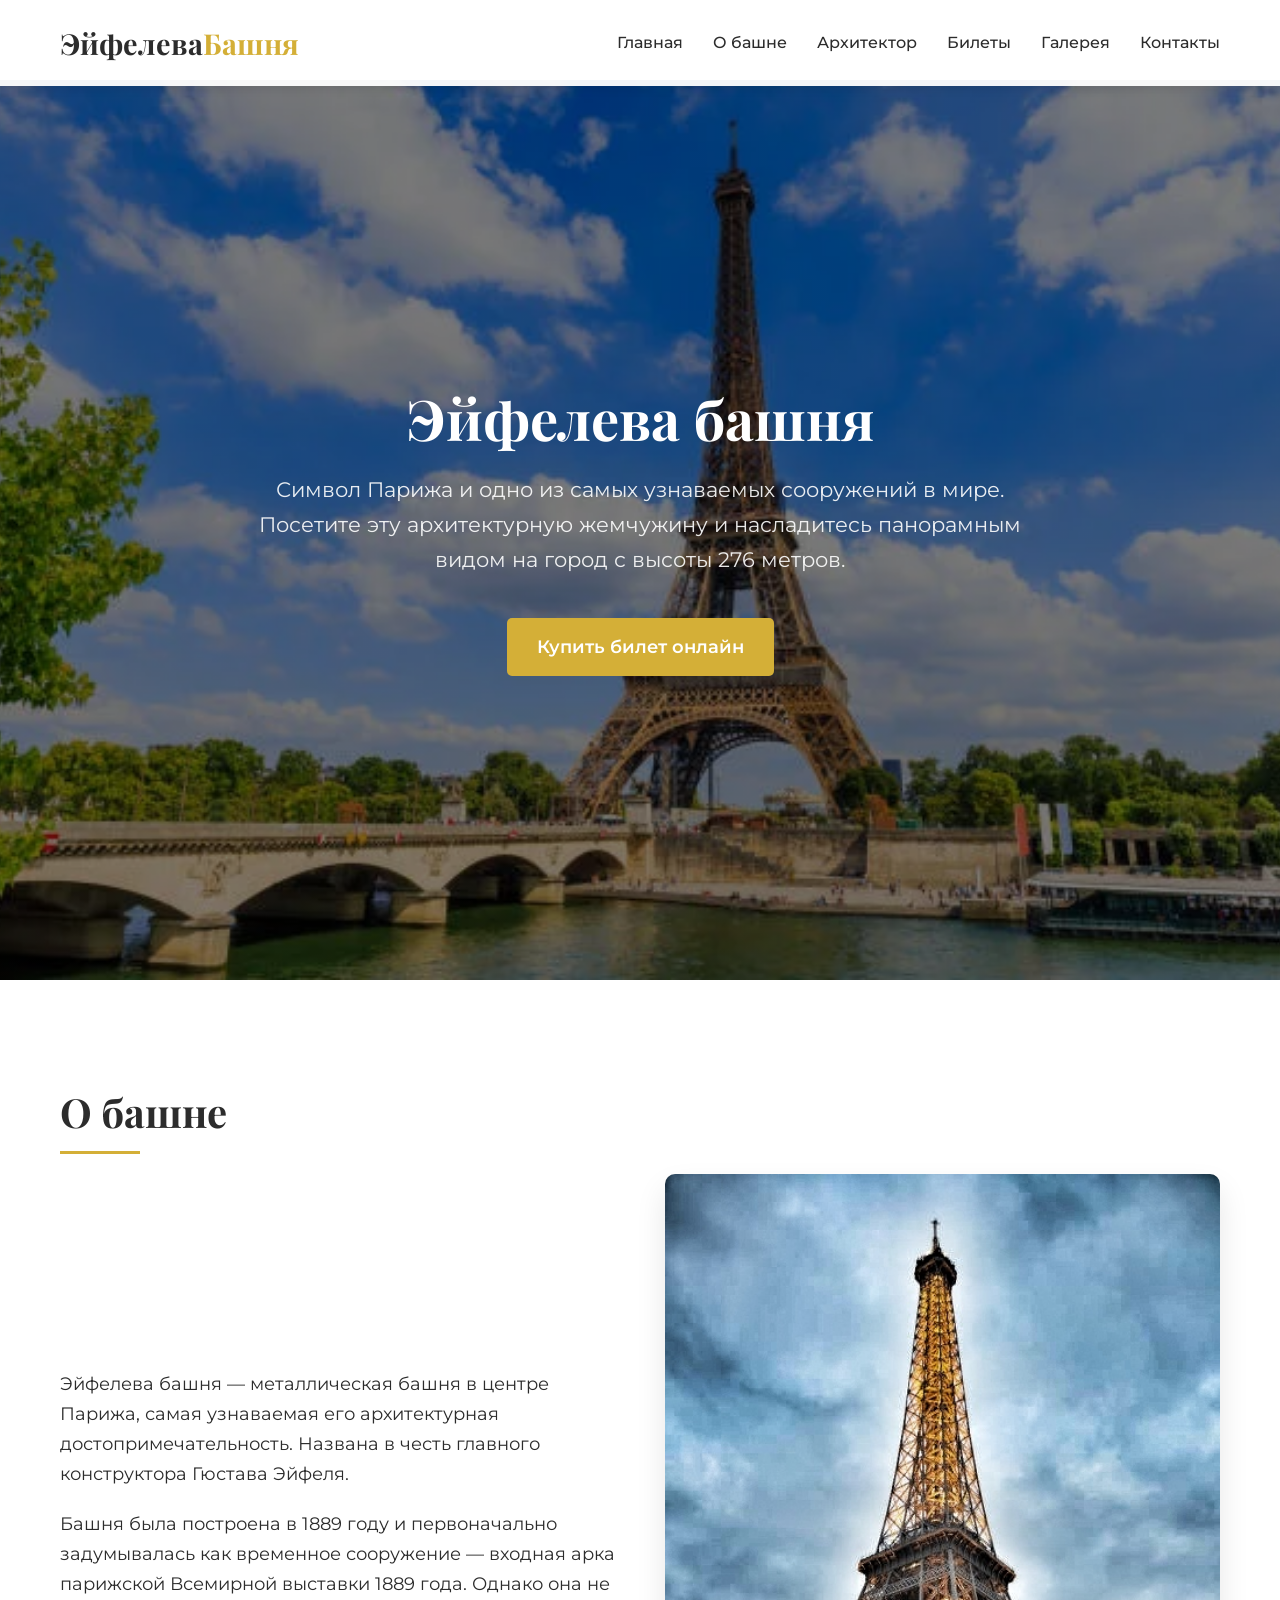
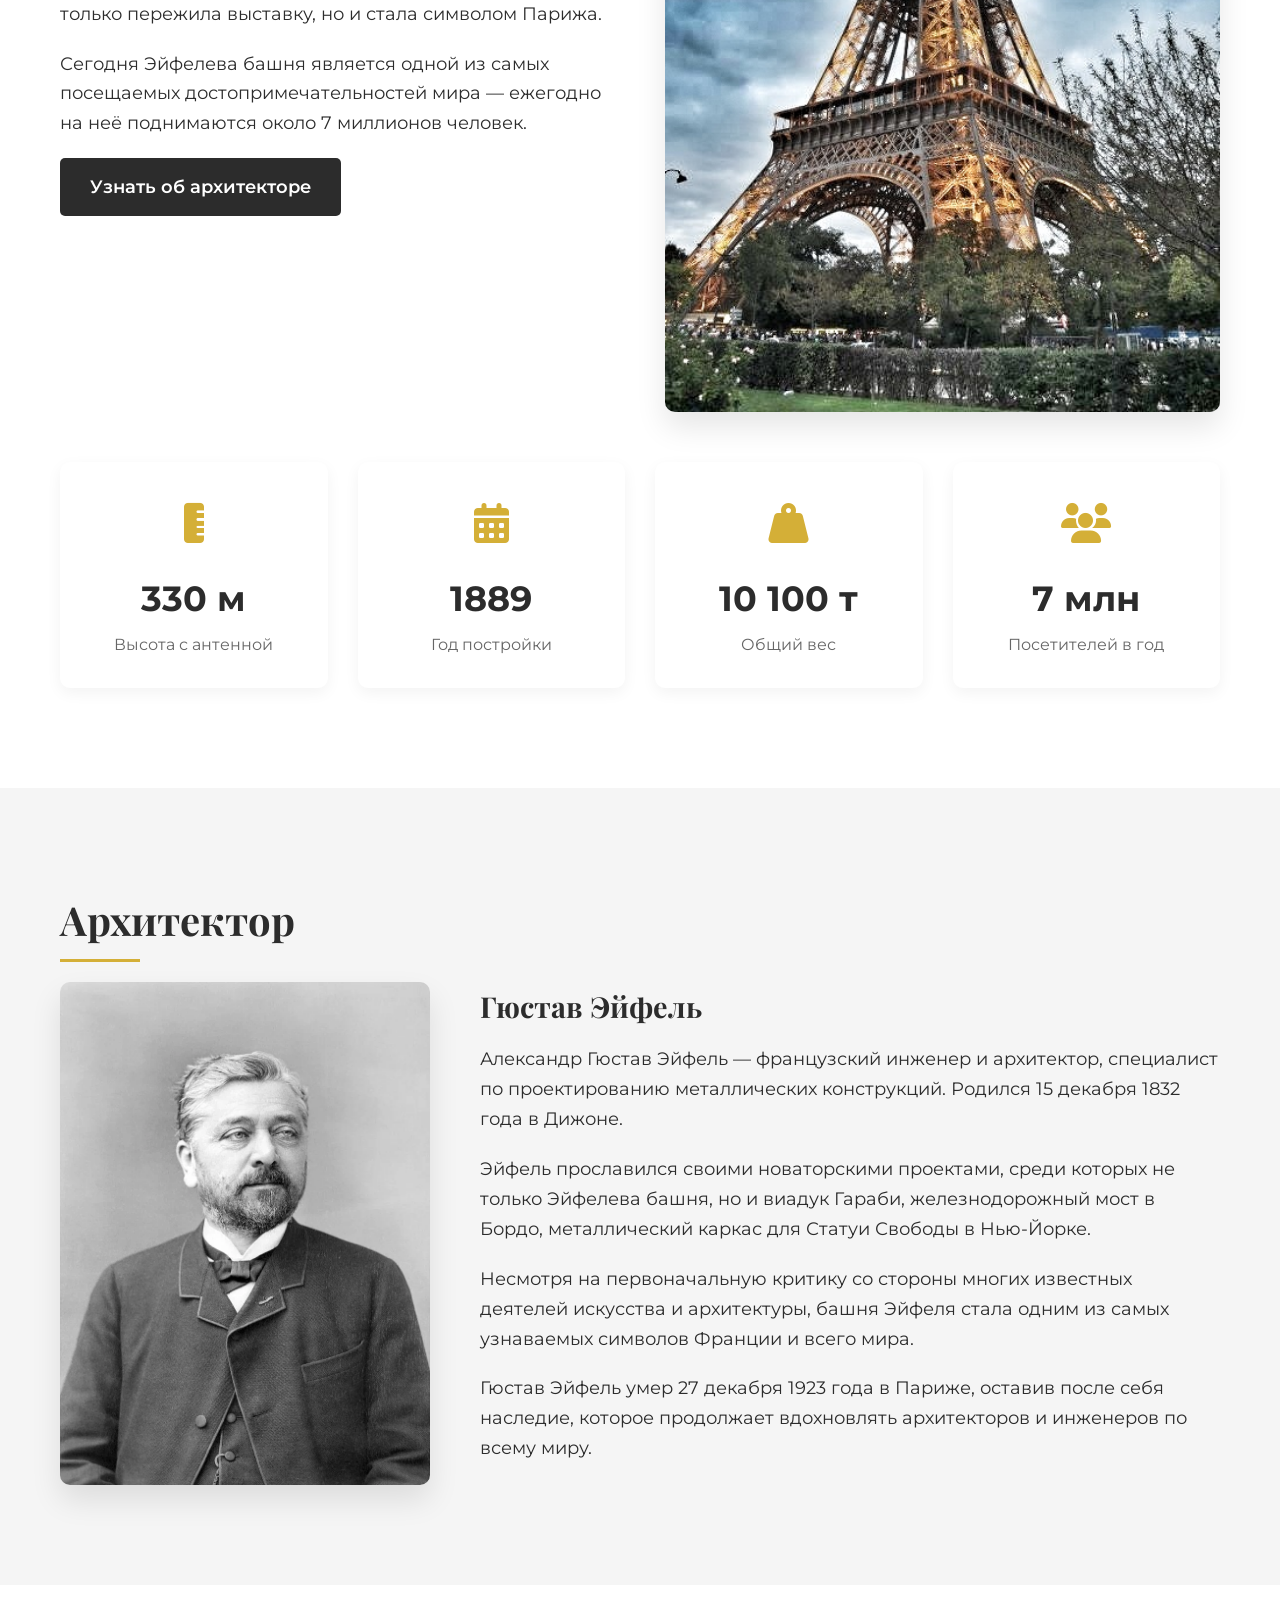
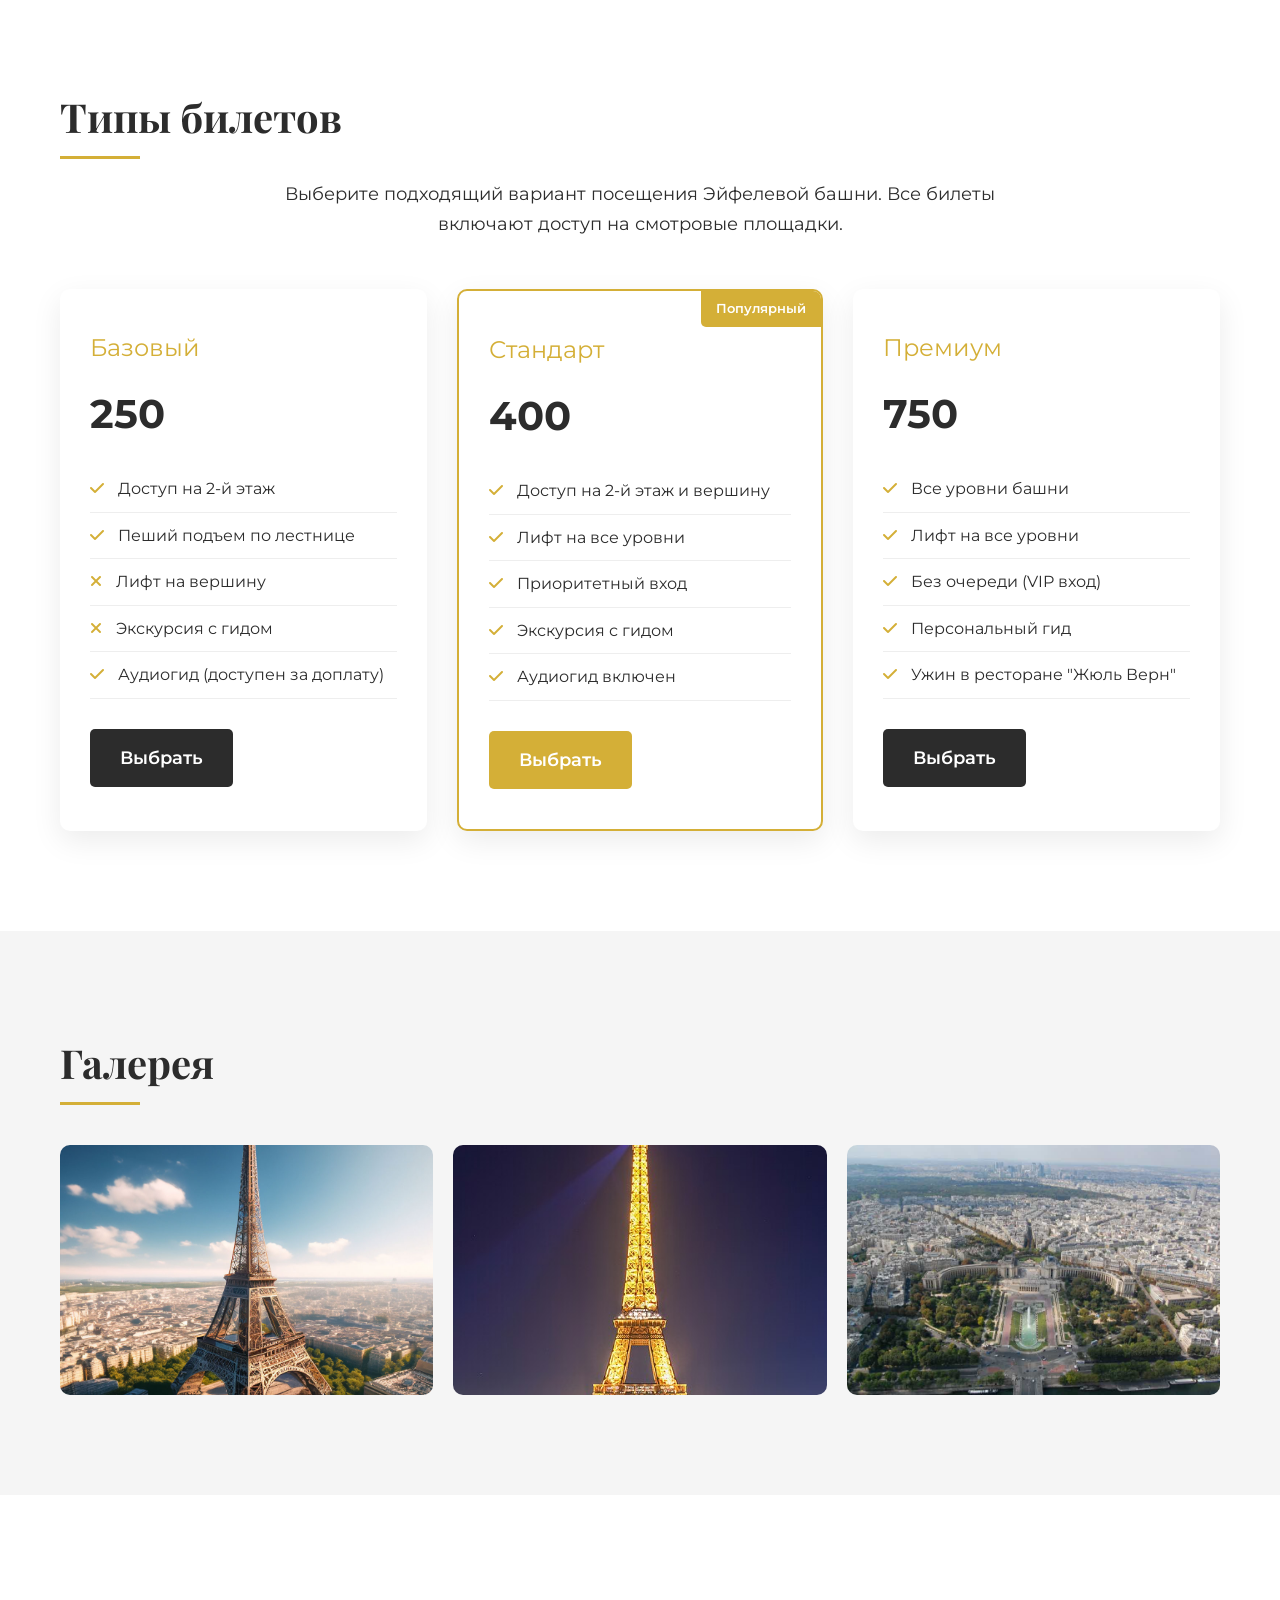
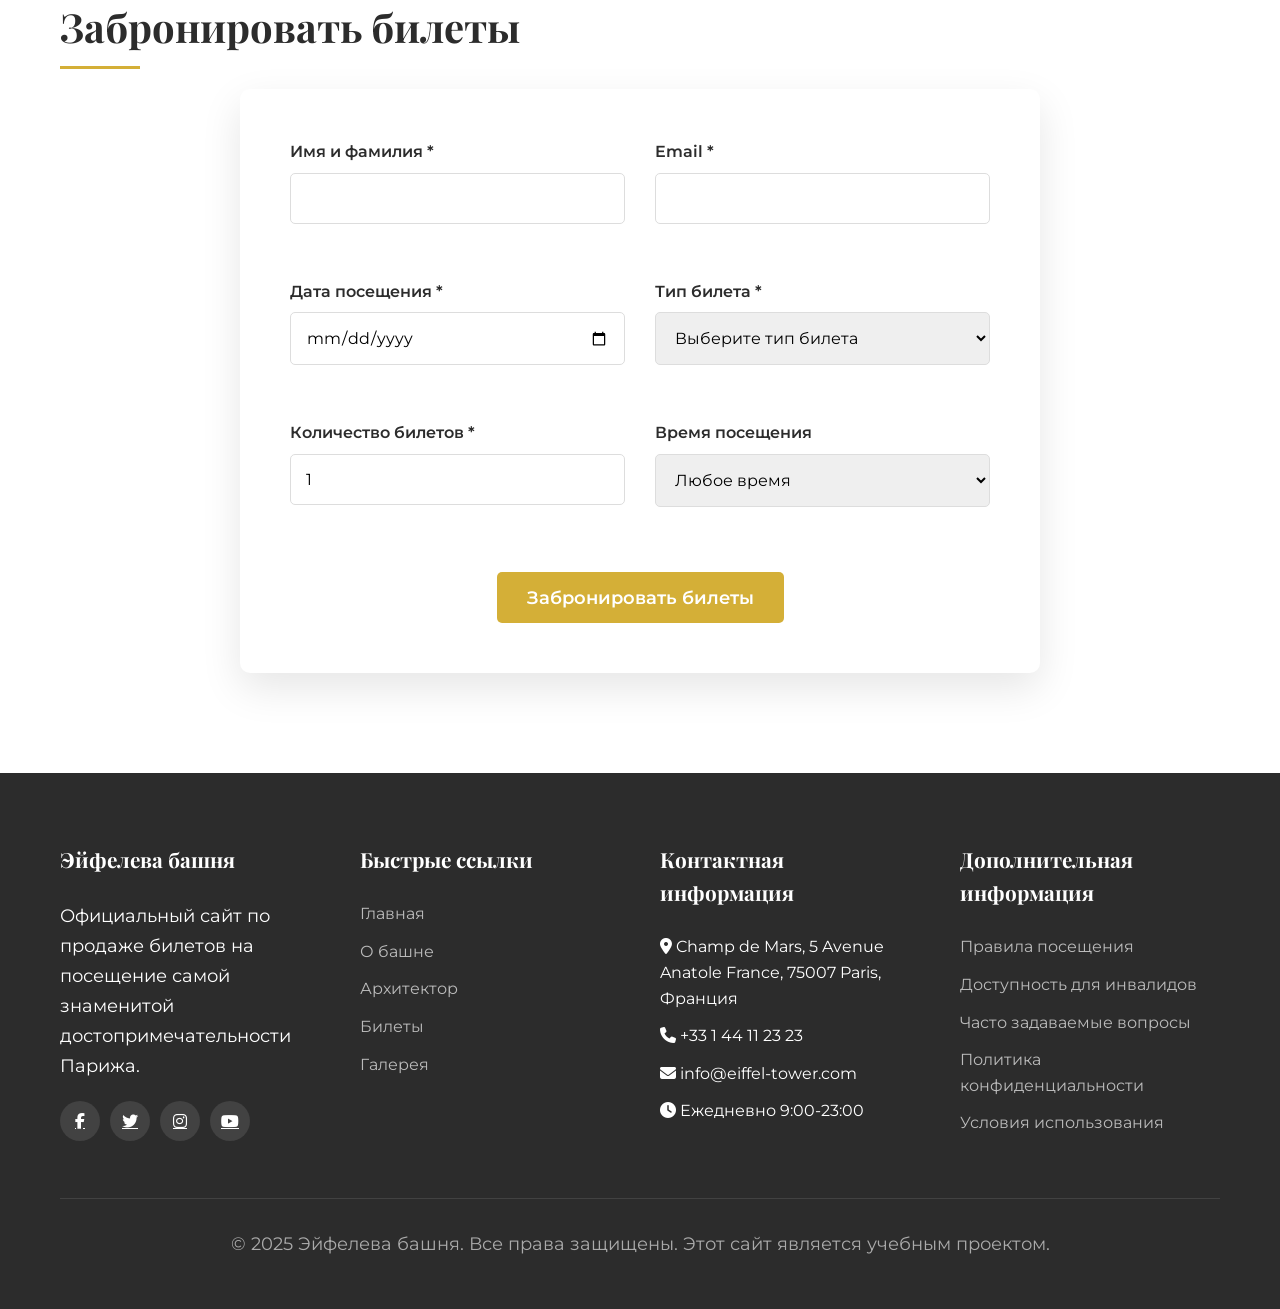
<file: projects/project 13/index.html>
<!DOCTYPE html>
<html lang="ru">
<head>
    <meta charset="UTF-8">
    <meta name="viewport" content="width=device-width, initial-scale=1.0">
    <title>Эйфелева башня - Купить билеты онлайн</title>
    <link rel="stylesheet" href="https://cdnjs.cloudflare.com/ajax/libs/font-awesome/6.4.0/css/all.min.css">
    <link href="https://fonts.googleapis.com/css2?family=Playfair+Display:wght@700&family=Montserrat:wght@400;500;600&display=swap" rel="stylesheet">
    <style>
        /* Сброс и базовые стили */
        * {
            margin: 0;
            padding: 0;
            box-sizing: border-box;
        }
        
        body {
            font-family: 'Montserrat', sans-serif;
            line-height: 1.6;
            color: #2C2C2C;
            background-color: #f9f9f9;
        }
        
        /* Контейнер */
        .container {
            width: 100%;
            max-width: 1200px;
            margin: 0 auto;
            padding: 0 20px;
        }
        
        /* Шрифты */
        h1, h2, h3 {
            font-family: 'Playfair Display', serif;
            font-weight: 700;
        }
        
        h1 {
            font-size: 3.5rem;
            line-height: 1.2;
            margin-bottom: 20px;
        }
        
        h2 {
            font-size: 2.5rem;
            margin-bottom: 30px;
            position: relative;
        }
        
        h2:after {
            content: '';
            position: absolute;
            bottom: -10px;
            left: 0;
            width: 80px;
            height: 3px;
            background-color: #D4AF37;
        }
        
        h3 {
            font-size: 1.8rem;
            margin-bottom: 15px;
        }
        
        p {
            font-size: 1.1rem;
            margin-bottom: 20px;
            line-height: 1.7;
        }
        
        /* Кнопки */
        .btn {
            display: inline-block;
            background-color: #D4AF37;
            color: white;
            padding: 15px 30px;
            font-size: 1.1rem;
            font-weight: 600;
            text-decoration: none;
            border-radius: 5px;
            transition: all 0.3s ease;
            border: none;
            cursor: pointer;
            font-family: 'Montserrat', sans-serif;
        }
        
        .btn:hover {
            background-color: #B8941F;
            transform: translateY(-3px);
            box-shadow: 0 10px 20px rgba(0,0,0,0.1);
        }
        
        .btn-secondary {
            background-color: #2C2C2C;
        }
        
        .btn-secondary:hover {
            background-color: #1a1a1a;
        }
        
        /* Шапка и навигация */
        header {
            background-color: rgba(255, 255, 255, 0.95);
            position: fixed;
            width: 100%;
            top: 0;
            z-index: 1000;
            box-shadow: 0 2px 10px rgba(0,0,0,0.1);
        }
        
        nav {
            display: flex;
            justify-content: space-between;
            align-items: center;
            padding: 20px 0;
        }
        
        .logo {
            font-family: 'Playfair Display', serif;
            font-size: 1.8rem;
            font-weight: 700;
            color: #2C2C2C;
            text-decoration: none;
        }
        
        .logo span {
            color: #D4AF37;
        }
        
        .nav-links {
            display: flex;
            list-style: none;
        }
        
        .nav-links li {
            margin-left: 30px;
        }
        
        .nav-links a {
            text-decoration: none;
            color: #2C2C2C;
            font-weight: 500;
            transition: color 0.3s ease;
        }
        
        .nav-links a:hover {
            color: #D4AF37;
        }
        
        /* Герой-секция */
        .hero {
            height: 100vh;
            background: linear-gradient(rgba(0, 0, 0, 0.5), rgba(0, 0, 0, 0.5)), 
                        url('i (1).webp') center/cover no-repeat;
            display: flex;
            align-items: center;
            text-align: center;
            color: white;
            margin-top: 80px;
        }
        
        .hero-content {
            max-width: 800px;
            margin: 0 auto;
        }
        
        .hero p {
            font-size: 1.3rem;
            margin-bottom: 40px;
            color: rgba(255, 255, 255, 0.9);
        }
        
        /* Основные секции */
        section {
            padding: 100px 0;
        }
        
        .section-light {
            background-color: white;
        }
        
        .section-dark {
            background-color: #f5f5f5;
        }
        
        /* О башне */
        .about-content {
            display: grid;
            grid-template-columns: 1fr 1fr;
            gap: 50px;
            align-items: center;
        }
        
        .about-img {
            border-radius: 10px;
            overflow: hidden;
            box-shadow: 0 15px 30px rgba(0,0,0,0.1);
        }
        
        .about-img img {
            width: 100%;
            height: auto;
            display: block;
            transition: transform 0.5s ease;
        }
        
        .about-img img:hover {
            transform: scale(1.05);
        }
        
        /* Факты */
        .facts {
            display: grid;
            grid-template-columns: repeat(4, 1fr);
            gap: 30px;
            margin-top: 50px;
        }
        
        .fact-item {
            text-align: center;
            padding: 30px 20px;
            background-color: white;
            border-radius: 10px;
            box-shadow: 0 5px 15px rgba(0,0,0,0.05);
            transition: transform 0.3s ease;
        }
        
        .fact-item:hover {
            transform: translateY(-10px);
        }
        
        .fact-icon {
            font-size: 2.5rem;
            color: #D4AF37;
            margin-bottom: 15px;
        }
        
        .fact-number {
            font-size: 2.2rem;
            font-weight: 700;
            color: #2C2C2C;
            margin-bottom: 5px;
        }
        
        .fact-text {
            font-size: 1rem;
            color: #666;
        }
        
        /* Архитектор */
        .architect {
            display: grid;
            grid-template-columns: 1fr 2fr;
            gap: 50px;
            align-items: center;
        }
        
        .architect-img {
            border-radius: 10px;
            overflow: hidden;
            box-shadow: 0 15px 30px rgba(0,0,0,0.1);
        }
        
        .architect-img img {
            width: 100%;
            height: auto;
            display: block;
        }
        
        /* Билеты */
        .tickets {
            text-align: center;
        }
        
        .ticket-options {
            display: grid;
            grid-template-columns: repeat(3, 1fr);
            gap: 30px;
            margin-top: 50px;
        }
        
        .ticket-card {
            background-color: white;
            border-radius: 10px;
            padding: 40px 30px;
            box-shadow: 0 10px 30px rgba(0,0,0,0.08);
            transition: transform 0.3s ease;
            position: relative;
            overflow: hidden;
        }
        
        .ticket-card:hover {
            transform: translateY(-10px);
        }
        
        .ticket-card.popular {
            border: 2px solid #D4AF37;
        }
        
        .popular-badge {
            position: absolute;
            top: 0;
            right: 0;
            background-color: #D4AF37;
            color: white;
            padding: 8px 15px;
            font-size: 0.8rem;
            font-weight: 600;
            border-bottom-left-radius: 5px;
        }
        
        .ticket-type {
            font-size: 1.5rem;
            color: #D4AF37;
            margin-bottom: 15px;
        }
        
        .ticket-price {
            font-size: 2.5rem;
            font-weight: 700;
            margin-bottom: 20px;
            color: #2C2C2C;
        }
        
        .ticket-features {
            list-style: none;
            margin-bottom: 30px;
            text-align: left;
        }
        
        .ticket-features li {
            padding: 10px 0;
            border-bottom: 1px solid #eee;
        }
        
        .ticket-features li i {
            color: #D4AF37;
            margin-right: 10px;
        }
        
        /* Галерея */
        .gallery {
            display: grid;
            grid-template-columns: repeat(3, 1fr);
            gap: 20px;
            margin-top: 50px;
        }
        
        .gallery-item {
            border-radius: 10px;
            overflow: hidden;
            height: 250px;
            position: relative;
        }
        
        .gallery-item img {
            width: 100%;
            height: 100%;
            object-fit: cover;
            transition: transform 0.5s ease;
        }
        
        .gallery-item:hover img {
            transform: scale(1.1);
        }
        
        /* Форма бронирования */
        .booking-form {
            background-color: white;
            border-radius: 10px;
            padding: 50px;
            box-shadow: 0 15px 40px rgba(0,0,0,0.1);
            max-width: 800px;
            margin: 0 auto;
        }
        
        .form-row {
            display: grid;
            grid-template-columns: 1fr 1fr;
            gap: 30px;
            margin-bottom: 30px;
        }
        
        .form-group {
            margin-bottom: 25px;
        }
        
        .form-group label {
            display: block;
            margin-bottom: 8px;
            font-weight: 600;
            color: #2C2C2C;
        }
        
        .form-group input, 
        .form-group select {
            width: 100%;
            padding: 15px;
            border: 1px solid #ddd;
            border-radius: 5px;
            font-family: 'Montserrat', sans-serif;
            font-size: 1rem;
        }
        
        /* Подвал */
        footer {
            background-color: #2C2C2C;
            color: white;
            padding: 70px 0 30px;
        }
        
        .footer-content {
            display: grid;
            grid-template-columns: repeat(4, 1fr);
            gap: 40px;
            margin-bottom: 50px;
        }
        
        .footer-column h3 {
            color: white;
            margin-bottom: 25px;
            font-size: 1.3rem;
        }
        
        .footer-column h3:after {
            background-color: #D4AF37;
        }
        
        .footer-links {
            list-style: none;
        }
        
        .footer-links li {
            margin-bottom: 12px;
        }
        
        .footer-links a {
            color: #bbb;
            text-decoration: none;
            transition: color 0.3s ease;
        }
        
        .footer-links a:hover {
            color: #D4AF37;
        }
        
        .social-links {
            display: flex;
            margin-top: 20px;
        }
        
        .social-links a {
            display: flex;
            align-items: center;
            justify-content: center;
            width: 40px;
            height: 40px;
            background-color: rgba(255,255,255,0.1);
            border-radius: 50%;
            margin-right: 10px;
            color: white;
            transition: all 0.3s ease;
        }
        
        .social-links a:hover {
            background-color: #D4AF37;
            transform: translateY(-5px);
        }
        
        .copyright {
            text-align: center;
            padding-top: 30px;
            border-top: 1px solid rgba(255,255,255,0.1);
            color: #aaa;
            font-size: 0.9rem;
        }
        
        /* Адаптивность */
        @media (max-width: 992px) {
            .about-content, .architect, .ticket-options {
                grid-template-columns: 1fr;
            }
            
            .facts {
                grid-template-columns: repeat(2, 1fr);
            }
            
            .gallery {
                grid-template-columns: repeat(2, 1fr);
            }
            
            .footer-content {
                grid-template-columns: repeat(2, 1fr);
            }
            
            h1 {
                font-size: 2.8rem;
            }
            
            h2 {
                font-size: 2.2rem;
            }
        }
        
        @media (max-width: 768px) {
            .nav-links {
                display: none;
            }
            
            .form-row {
                grid-template-columns: 1fr;
            }
            
            .facts {
                grid-template-columns: 1fr;
            }
            
            .gallery {
                grid-template-columns: 1fr;
            }
            
            .footer-content {
                grid-template-columns: 1fr;
            }
            
            .booking-form {
                padding: 30px 20px;
            }
            
            h1 {
                font-size: 2.2rem;
            }
        }
    </style>
</head>
<body>
    <!-- Шапка с навигацией -->
    <header>
        <div class="container">
            <nav>
                <a href="#" class="logo">Эйфелева<span>Башня</span></a>
                <ul class="nav-links">
                    <li><a href="#home">Главная</a></li>
                    <li><a href="#about">О башне</a></li>
                    <li><a href="#architect">Архитектор</a></li>
                    <li><a href="#tickets">Билеты</a></li>
                    <li><a href="#gallery">Галерея</a></li>
                    <li><a href="#contact">Контакты</a></li>
                </ul>
            </nav>
        </div>
    </header>

    <!-- Герой-секция -->
    <section class="hero" id="home">
        <div class="container">
            <div class="hero-content">
                <h1>Эйфелева башня</h1>
                <p>Символ Парижа и одно из самых узнаваемых сооружений в мире. Посетите эту архитектурную жемчужину и насладитесь панорамным видом на город с высоты 276 метров.</p>
                <a href="#tickets" class="btn">Купить билет онлайн</a>
            </div>
        </div>
    </section>

    <!-- О башне -->
    <section class="section-light" id="about">
        <div class="container">
            <h2>О башне</h2>
            <div class="about-content">
                <div class="about-text">
                    <p>Эйфелева башня — металлическая башня в центре Парижа, самая узнаваемая его архитектурная достопримечательность. Названа в честь главного конструктора Гюстава Эйфеля.</p>
                    <p>Башня была построена в 1889 году и первоначально задумывалась как временное сооружение — входная арка парижской Всемирной выставки 1889 года. Однако она не только пережила выставку, но и стала символом Парижа.</p>
                    <p>Сегодня Эйфелева башня является одной из самых посещаемых достопримечательностей мира — ежегодно на неё поднимаются около 7 миллионов человек.</p>
                    <a href="#architect" class="btn btn-secondary">Узнать об архитекторе</a>
                </div>
                <div class="about-img">
                    <img src="Eiffel_Tower,_January_2012.jpg" alt="Эйфелева башня крупным планом">
                </div>
            </div>
            
            <div class="facts">
                <div class="fact-item">
                    <div class="fact-icon">
                        <i class="fas fa-ruler-vertical"></i>
                    </div>
                    <div class="fact-number">330 м</div>
                    <div class="fact-text">Высота с антенной</div>
                </div>
                <div class="fact-item">
                    <div class="fact-icon">
                        <i class="fas fa-calendar-alt"></i>
                    </div>
                    <div class="fact-number">1889</div>
                    <div class="fact-text">Год постройки</div>
                </div>
                <div class="fact-item">
                    <div class="fact-icon">
                        <i class="fas fa-weight-hanging"></i>
                    </div>
                    <div class="fact-number">10 100 т</div>
                    <div class="fact-text">Общий вес</div>
                </div>
                <div class="fact-item">
                    <div class="fact-icon">
                        <i class="fas fa-users"></i>
                    </div>
                    <div class="fact-number">7 млн</div>
                    <div class="fact-text">Посетителей в год</div>
                </div>
            </div>
        </div>
    </section>

    <!-- Архитектор -->
    <section class="section-dark" id="architect">
        <div class="container">
            <h2>Архитектор</h2>
            <div class="architect">
                <div class="architect-img">
                    <img src="S600xU_2x.webp" alt="Гюстав Эйфель">
                </div>
                <div class="architect-text">
                    <h3>Гюстав Эйфель</h3>
                    <p>Александр Гюстав Эйфель — французский инженер и архитектор, специалист по проектированию металлических конструкций. Родился 15 декабря 1832 года в Дижоне.</p>
                    <p>Эйфель прославился своими новаторскими проектами, среди которых не только Эйфелева башня, но и виадук Гараби, железнодорожный мост в Бордо, металлический каркас для Статуи Свободы в Нью-Йорке.</p>
                    <p>Несмотря на первоначальную критику со стороны многих известных деятелей искусства и архитектуры, башня Эйфеля стала одним из самых узнаваемых символов Франции и всего мира.</p>
                    <p>Гюстав Эйфель умер 27 декабря 1923 года в Париже, оставив после себя наследие, которое продолжает вдохновлять архитекторов и инженеров по всему миру.</p>
                </div>
            </div>
        </div>
    </section>

    <!-- Билеты -->
    <section class="section-light" id="tickets">
        <div class="container">
            <h2>Типы билетов</h2>
            <p class="text-center" style="text-align: center; max-width: 800px; margin: 0 auto 50px;">Выберите подходящий вариант посещения Эйфелевой башни. Все билеты включают доступ на смотровые площадки.</p>
            
            <div class="ticket-options">
                <div class="ticket-card">
                    <div class="ticket-type">Базовый</div>
                    <div class="ticket-price">250</div>
                    <ul class="ticket-features">
                        <li><i class="fas fa-check"></i> Доступ на 2-й этаж</li>
                        <li><i class="fas fa-check"></i> Пеший подъем по лестнице</li>
                        <li><i class="fas fa-times"></i> Лифт на вершину</li>
                        <li><i class="fas fa-times"></i> Экскурсия с гидом</li>
                        <li><i class="fas fa-check"></i> Аудиогид (доступен за доплату)</li>
                    </ul>
                    <a href="#booking" class="btn btn-secondary">Выбрать</a>
                </div>
                
                <div class="ticket-card popular">
                    <div class="popular-badge">Популярный</div>
                    <div class="ticket-type">Стандарт</div>
                    <div class="ticket-price">400</div>
                    <ul class="ticket-features">
                        <li><i class="fas fa-check"></i> Доступ на 2-й этаж и вершину</li>
                        <li><i class="fas fa-check"></i> Лифт на все уровни</li>
                        <li><i class="fas fa-check"></i> Приоритетный вход</li>
                        <li><i class="fas fa-check"></i> Экскурсия с гидом</li>
                        <li><i class="fas fa-check"></i> Аудиогид включен</li>
                    </ul>
                    <a href="#booking" class="btn">Выбрать</a>
                </div>
                
                <div class="ticket-card">
                    <div class="ticket-type">Премиум</div>
                    <div class="ticket-price">750</div>
                    <ul class="ticket-features">
                        <li><i class="fas fa-check"></i> Все уровни башни</li>
                        <li><i class="fas fa-check"></i> Лифт на все уровни</li>
                        <li><i class="fas fa-check"></i> Без очереди (VIP вход)</li>
                        <li><i class="fas fa-check"></i> Персональный гид</li>
                        <li><i class="fas fa-check"></i> Ужин в ресторане "Жюль Верн"</li>
                    </ul>
                    <a href="#booking" class="btn btn-secondary">Выбрать</a>
                </div>
            </div>
        </div>
    </section>

    <!-- Галерея -->
    <section class="section-dark" id="gallery">
        <div class="container">
            <h2>Галерея</h2>
            <div class="gallery">
                <div class="gallery-item">
                    <img src="fb8fd25e946611eea6bd1ad242dc1d78_upscaled.jpg" alt="Эйфелева башня днем">
                </div>
                <div class="gallery-item">
                    <img src="1000_Eiffel_tower_night_illumination_by_Pierre_Bideau_in_Paris_Photo_by_Giles_Laurent.jpg" alt="Эйфелева башня ночью">
                </div>
                <div class="gallery-item">
                    <img src="загруженное.jpg" alt="Вид с Эйфелевой башни">
                </div>
            </div>
        </div>
    </section>

    <!-- Бронирование -->
    <section class="section-light" id="booking">
        <div class="container">
            <h2>Забронировать билеты</h2>
            <div class="booking-form">
                <form id="bookingForm">
                    <div class="form-row">
                        <div class="form-group">
                            <label for="name">Имя и фамилия *</label>
                            <input type="text" id="name" name="name" required>
                        </div>
                        <div class="form-group">
                            <label for="email">Email *</label>
                            <input type="email" id="email" name="email" required>
                        </div>
                    </div>
                    
                    <div class="form-row">
                        <div class="form-group">
                            <label for="date">Дата посещения *</label>
                            <input type="date" id="date" name="date" required>
                        </div>
                        <div class="form-group">
                            <label for="ticket-type">Тип билета *</label>
                            <select id="ticket-type" name="ticket-type" required>
                                <option value="">Выберите тип билета</option>
                                <option value="basic">Базовый (250)</option>
                                <option value="standard">Стандарт (400)</option>
                                <option value="premium">Премиум (750)</option>
                            </select>
                        </div>
                    </div>
                    
                    <div class="form-row">
                        <div class="form-group">
                            <label for="quantity">Количество билетов *</label>
                            <input type="number" id="quantity" name="quantity" min="1" max="10" value="1" required>
                        </div>
                        <div class="form-group">
                            <label for="time">Время посещения</label>
                            <select id="time" name="time">
                                <option value="any">Любое время</option>
                                <option value="morning">Утро (9:00-12:00)</option>
                                <option value="afternoon">День (12:00-16:00)</option>
                                <option value="evening">Вечер (16:00-22:00)</option>
                            </select>
                        </div>
                    </div>
                    
                    <div style="text-align: center; margin-top: 40px;">
                        <button type="submit" class="btn">Забронировать билеты</button>
                    </div>
                </form>
            </div>
        </div>
    </section>

    <!-- Подвал -->
    <footer id="contact">
        <div class="container">
            <div class="footer-content">
                <div class="footer-column">
                    <h3>Эйфелева башня</h3>
                    <p>Официальный сайт по продаже билетов на посещение самой знаменитой достопримечательности Парижа.</p>
                    <div class="social-links">
                        <a href="#"><i class="fab fa-facebook-f"></i></a>
                        <a href="#"><i class="fab fa-twitter"></i></a>
                        <a href="#"><i class="fab fa-instagram"></i></a>
                        <a href="#"><i class="fab fa-youtube"></i></a>
                    </div>
                </div>
                
                <div class="footer-column">
                    <h3>Быстрые ссылки</h3>
                    <ul class="footer-links">
                        <li><a href="#home">Главная</a></li>
                        <li><a href="#about">О башне</a></li>
                        <li><a href="#architect">Архитектор</a></li>
                        <li><a href="#tickets">Билеты</a></li>
                        <li><a href="#gallery">Галерея</a></li>
                    </ul>
                </div>
                
                <div class="footer-column">
                    <h3>Контактная информация</h3>
                    <ul class="footer-links">
                        <li><i class="fas fa-map-marker-alt"></i> Champ de Mars, 5 Avenue Anatole France, 75007 Paris, Франция</li>
                        <li><i class="fas fa-phone"></i> +33 1 44 11 23 23</li>
                        <li><i class="fas fa-envelope"></i> info@eiffel-tower.com</li>
                        <li><i class="fas fa-clock"></i> Ежедневно 9:00-23:00</li>
                    </ul>
                </div>
                
                <div class="footer-column">
                    <h3>Дополнительная информация</h3>
                    <ul class="footer-links">
                        <li><a href="#">Правила посещения</a></li>
                        <li><a href="#">Доступность для инвалидов</a></li>
                        <li><a href="#">Часто задаваемые вопросы</a></li>
                        <li><a href="#">Политика конфиденциальности</a></li>
                        <li><a href="#">Условия использования</a></li>
                    </ul>
                </div>
            </div>
            
            <div class="copyright">
                <p>&copy; 2025 Эйфелева башня. Все права защищены. Этот сайт является учебным проектом.</p>
            </div>
        </div>
    </footer>

    <script>
        // Плавная прокрутка для навигации
        document.querySelectorAll('a[href^="#"]').forEach(anchor => {
            anchor.addEventListener('click', function(e) {
                e.preventDefault();
                
                const targetId = this.getAttribute('href');
                if(targetId === '#') return;
                
                const targetElement = document.querySelector(targetId);
                if(targetElement) {
                    window.scrollTo({
                        top: targetElement.offsetTop - 80,
                        behavior: 'smooth'
                    });
                }
            });
        });
        
        // Обработка формы бронирования
        document.getElementById('bookingForm').addEventListener('submit', function(e) {
            e.preventDefault();
            
            // Получаем данные формы
            const name = document.getElementById('name').value;
            const ticketType = document.getElementById('ticket-type').value;
            const quantity = document.getElementById('quantity').value;
            
            // Определяем название типа билета
            let ticketName = '';
            switch(ticketType) {
                case 'basic': ticketName = 'Базовый (25€)'; break;
                case 'standard': ticketName = 'Стандарт (40€)'; break;
                case 'premium': ticketName = 'Премиум (75€)'; break;
                default: ticketName = 'Не выбран';
            }
            
            // Показываем сообщение об успехе
            alert(`Спасибо, ${name}! Ваш заказ на ${quantity} билет(а/ов) типа "${ticketName}" успешно оформлен. На вашу почту отправлено подтверждение.`);
            
            // Сбрасываем форму
            this.reset();
        });
        
        // Устанавливаем минимальную дату для выбора (сегодня)
        const today = new Date().toISOString().split('T')[0];
        document.getElementById('date').setAttribute('min', today);
        
        // Добавляем интерактивность для фактов
        document.querySelectorAll('.fact-item').forEach(item => {
            item.addEventListener('mouseenter', function() {
                this.style.transform = 'translateY(-10px)';
            });
            
            item.addEventListener('mouseleave', function() {
                this.style.transform = 'translateY(0)';
            });
        });
    </script>
</body>
</html>
</file>
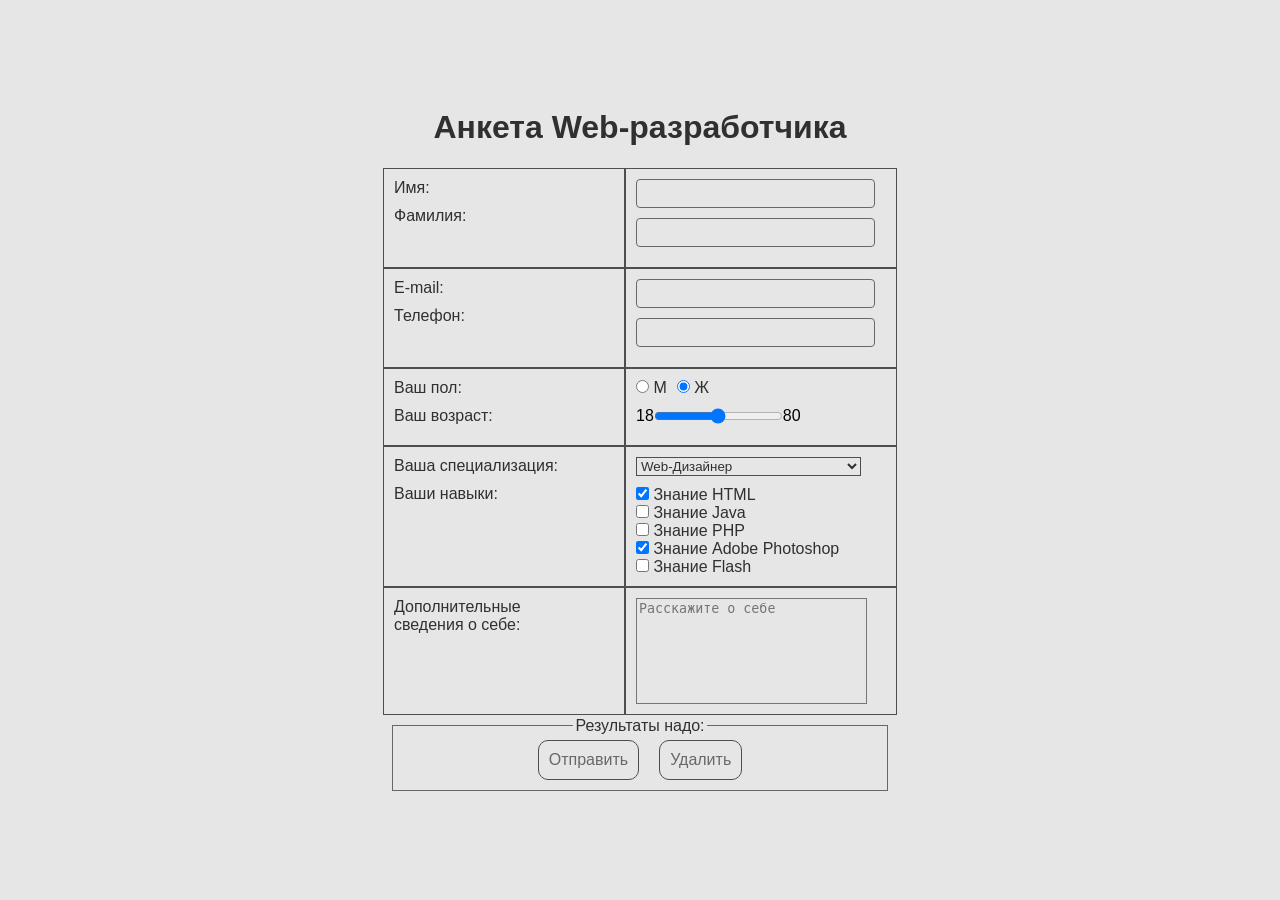
<file: projects/project 2/index.html>
<!DOCTYPE html>
<html lang="en">

<head>
    <meta charset="UTF-8">
    <meta name="viewport" content="width=device-width, initial-scale=1.0">
    <title>Анкета</title>
    <link rel="stylesheet" href="style.css">
</head>

<body>
    <div class="content">
        <h1 id="glav">
            Анкета Web-разработчика
        </h1>
        <form action="#" class="frm">
            <table class="table">
                <tr class="line1">
                    <td class="frst">
                        <label for="imya" class="lftbl">Имя:</label>
                        <label for="famil" class="lftbl">Фамилия:</label>
                    </td>
                    <td class="pgl">
                        <input type="text" name="imya" class="int"  required="required">
                        <input type="text" name="famil" class="int"  required="required">
                    </td>
                </tr>
                <tr class="line2">
                    <td class="scnd">
                        <label for="email" class="lftbl">E-mail:</label>
                        <label for="tel" class="lftbl">Телефон:</label>
                    </td>
                    <td class="scnd2">
                        <input type="text" name="email" class="int"  required="required">
                        <input type="text" name="tel" class="int"  required="required">
                    </td>
                </tr>
                <tr class="line3">
                    <td class="thrd">
                        <label for="" class="lftbl">Ваш пол:</label>
                        <label for="" class="lftbl">Ваш возраст:</label>
                    </td>
                    <td class="thrd2">
                        <div class="gndr">
                            <div class="m">
                                <input type="radio" id="mn" name="gendrm">
                                <label for="gendrm" class="rtbl">М</label>
                            </div>
                            <div class="zh">
                                <input type="radio" id="mn" name="gendrm" checked>
                                <label for="gendrm" class="rtbl">Ж</label>
                            </div>
                        </div>
                        <div class="age">
                            <label for="age">18</label>
                            <input type="range" id="ageroll" name="age" min="8" max="80" />
                            <label for="age">80</label>
                        </div>
                    </td>
                </tr>
                <tr class="line4">
                    <td class="frth">
                        <label for="prof" class="lftbl">Ваша специализация:</label>
                        <label for="" class="lftbl">Ваши навыки:</label>
                    </td>
                    <td class="frth2">
                        <select name="prof" id="choose">
                            <option value="">Web-Дизайнер</option>
                            <option value="">Web-программист</option>
                        </select>
                        <div class="checkbox">
                            <input type="checkbox" id="checkbox1" checked>
                            <label for="checkbox1">Знание HTML</label>
                        </div>
                        <div class="checkbox">
                            <input type="checkbox" id="checkbox2">
                            <label for="checkbox2">Знание Java</label>
                        </div>
                        <div class="checkbox">
                            <input type="checkbox" id="checkbox3">
                            <label for="checkbox3">Знание PHP</label>
                        </div>
                        <div class="checkbox">
                            <input type="checkbox" id="checkbox4" checked>
                            <label for="checkbox4">Знание Adobe Photoshop</label>
                        </div>
                        <div class="checkbox">
                            <input type="checkbox" id="checkbox5">
                            <label for="checkbox5">Знание Flash</label>
</div>
</td>
</tr>
<tr class="line4">
<td class="fifth">
<label for="" class="sveden">Дополнительные сведения о себе:</label>
</td>
<td class="fifth2">
<textarea name="" id="txtar" placeholder="Расскажите о себе"></textarea>
</td>
</tr>
</table>
<fieldset class="fldst">
<legend class="lgnd">Результаты надо:</legend>
<button type="submit" class="btn">Отправить</button>
<button type="reset" class="btn">Удалить</button>
</fieldset>
</form>
</div>
</body>

</html>
</file>
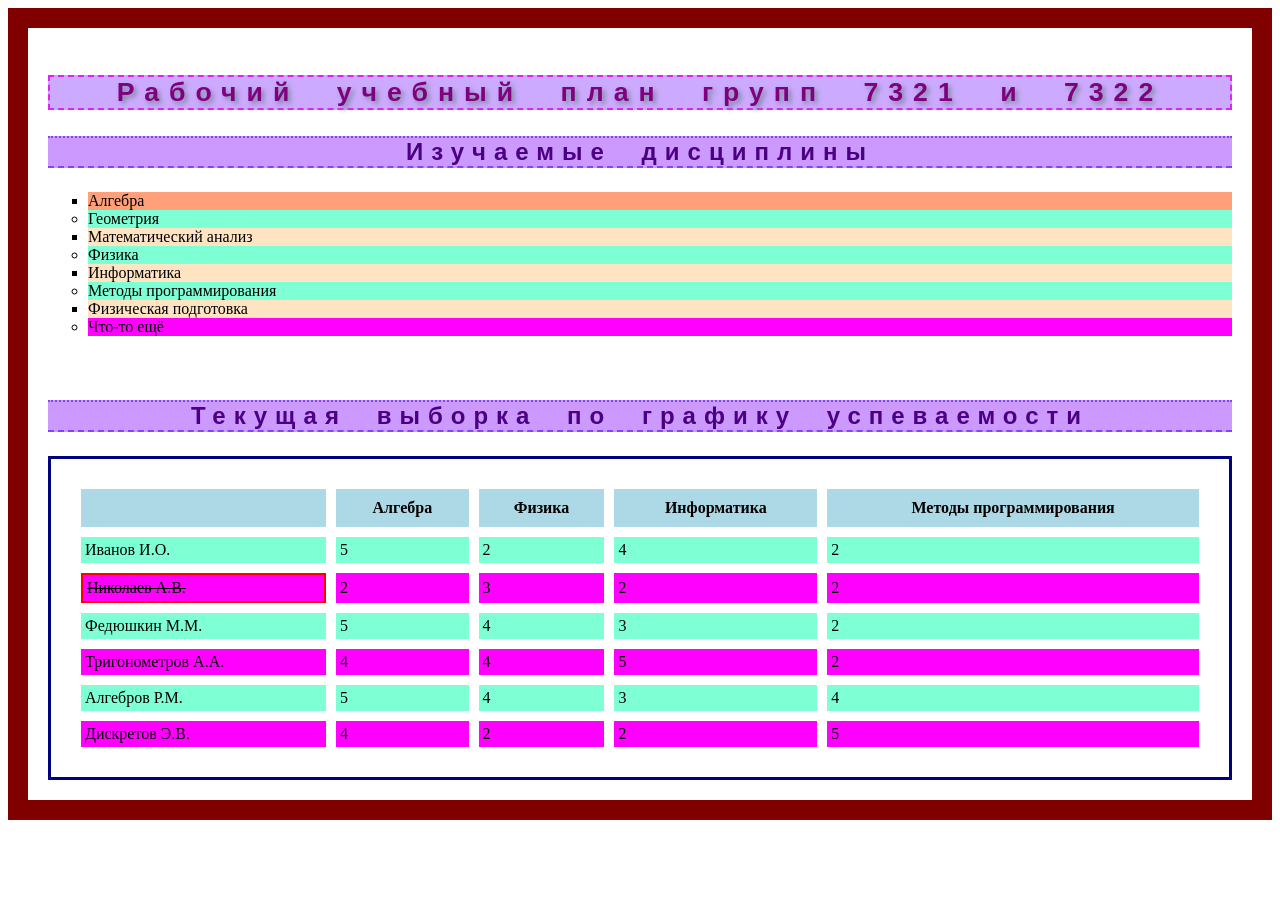
<file: projects/project 3/index.html>
<!DOCTYPE html>
<html>
  <head>
    <title>Pr10</title>
    <meta charset="utf-8">
    <link rel="stylesheet" href="./style.css">
  </head>
  <body>
    <h1>Рабочий учебный план групп 7321 и 7322</h1>
    <h2>Изучаемые дисциплины</h2>
    <ul>
      <li>Алгебра</li>
      <li>Геометрия</li>
      <li>Математический анализ</li>
      <li>Физика</li>
      <li>Информатика</li>
      <li>Методы программирования</li>
      <li>Физическая подготовка</li>
      <li>Что-то ещё</li>
    </ul>
    <h2>Текущая выборка по графику успеваемости</h2>
    <table>
      <tr>
        <th></th>
        <th>Алгебра</th>
        <th>Физика</th>
        <th>Информатика</th>
        <th>Методы программирования</th>
      </tr>
      <tr>
        <td>Иванов И.О.</td>
        <td>5</td>
        <td>2</td>
        <td>4</td>
        <td>2</td>
      </tr>
      <tr>
        <td class="except">Николаев А.В.</td>
        <td>2</td>
        <td>3</td>
        <td>2</td>
        <td>2</td>
      </tr>
      <tr>
        <td>Федюшкин М.М.</td>
        <td>5</td>
        <td>4</td>
        <td>3</td>
        <td>2</td>
      </tr>
      <tr>
        <td>Тригонометров А.А.</td>
        <td>4</td>
        <td>4</td>
        <td>5</td>
        <td>2</td>
      </tr>
      <tr>
        <td>Алгебров Р.М.</td>
        <td>5</td>
        <td>4</td>
        <td>3</td>
        <td>4</td>
      </tr>
      <tr>
        <td>Дискретов Э.В.</td>
        <td>4</td>
        <td>2</td>
        <td>2</td>
        <td>5</td>
      </tr>
    </table>
  </body>
</html>
</file>
<file: projects/project 1/style.css>
body {
    margin: 0px;
    font-family: 'Tahoma';
    font-size: 16px;
    padding: 10px;
}

.date {
    padding: 3px;
    background-color: #B3F9D1;
    border: solid #0BDF02;
    border-radius: 5px;
    margin-left: 50%;
    margin-top: 20px;
    position: fixed;
    transform: translateX(-90px);
    z-index: 10;
}

.message.in{
    padding: 3px;
    background-color: #F9FDCE;
    border: solid #FCF594;
    margin: 10px;
    border-radius: 10px;
    margin-left: 20px;
    margin-right: 100px;
}
.message.out{
    padding: 3px;
    background-color: #BAF9F2;
    border: solid #6BEBFB;
    margin: 10px;
    border-radius: 10px;
    margin-left: 100px;
    margin-right: 20px;
}

span {
    font-size: 14px;
    color: #666;
}

.message {
    font-size: 26px;
    position: relative;
}

.in::before, .in::after {
    content: '';
    position: absolute;
    left: -20px; top: 10px;
    border: 10px solid transparent;
    border-right: 10px solid #FCF594;
}
.in::after {
    border-right: 10px solid #F9FDCE;
    left: -19px;
}

.message.out::before, .message.out::after {
    content: '';
    position: absolute;
    right: -20px;
    top: 10px;
    border: 10px solid transparent;
    border-left: 10px solid #6BEBFB;
}
</file>
<file: projects/project 2/style.css>
*{
    margin: 0;
}

body{
    background-color: #e6e6e6;
}

.content{
    max-width: 1170px;
    margin: auto;
    padding-left: 16px;
    padding-right: 16px;
    display: flex;
    justify-content: center;
    flex-direction: column;
    align-items: center;
    height: 100vh;
}

#glav{
    display: flex;
    align-items: center;
    justify-content: center;
    flex-direction: column;
    font-family: Verdana, Geneva, Tahoma, sans-serif;
    margin-bottom: 20px;
    color: rgb(48, 48, 48);
}

.int{
    width: 90%;
    margin-bottom: 10px;
    color: rgb(48, 48, 48);
    background-color: #e6e6e6;
    border: 1px solid rgb(104, 104, 104);
    border-radius: 4px;
    padding: 6px;
}

.lftbl{
    margin-bottom: 10px;
    color: rgb(48, 48, 48);
}

.frm{
    display: flex;
    align-items: center;
    justify-content: center;
    flex-direction: column;
}

table{
    align-items: center;
}

.line1{
    display: flex;
    flex-direction: row;
}

td{
    font-family: Verdana, Geneva, Tahoma, sans-serif;
    font-size: 16px;
    margin: 0;
    border: 1px solid rgb(78, 78, 78);
}

.line2{
    display: flex;
    flex-direction: row;
}

.line3{
    display: flex;
    flex-direction: row;
}

.gndr{
    display: flex;
    flex-direction: row;
    color: rgb(48, 48, 48);
    margin-bottom: 10px;
}

.age{
    display: flex;
    color: rgb(48, 48, 48)e;
}

.m{
    margin-right: 10px;
}

.line4{
   display: flex;
   flex-direction: row; 
}

select{
width: 90%;
margin-bottom: 10px;
background-color: #e6e6e6;
border-color: rgb(78, 78, 78);
color: rgb(48, 48, 48);
}

.sveden{
    text-align: left;
    width: 150px;
}

.frst, .scnd, .thrd, .frth, .fifth{
    padding: 10px;
    display: flex;
    flex-direction: column;
    width: 220px;
}

.fifth{
    color: rgb(48, 48, 48);
}

.pgl, .scnd2, .thrd2, .frth2, .fifth2{
    display: flex;
    flex-direction: column;
    min-width: 250px;
    padding: 10px;
}

#txtar{
    resize: none;
    width: 90%;
    min-height: 100px;
    background-color: #e6e6e6;
    color: rgb(48, 48, 48);
}

#ageroll{
    
}

.checkbox{
    color: rgb(48, 48, 48);
    background-color: #e6e6e6;
}

input[type="checkbox"]{
    cursor: pointer;
}

.fldst{
    border: 1px solid rgb(104, 104, 104);
    width: 470px;
    color: #e6e6e6;
    display: flex;
    justify-content: center;
}

.lgnd{
    color: rgb(48, 48, 48);
    font-family: Verdana, Geneva, Tahoma, sans-serif;
    font-size: 16px;
    text-align: center;
}

.btn{
    appearance: none;
    border: 1px solid rgb(78, 78, 78);
    color: rgb(104, 104, 104);
    background-color: #e6e6e6;
    padding: 10px;
    border-radius: 10px;
    font-size: 16px;
}

.btn:first-of-type{
    margin-right: 20px;
}
</file>
<file: projects/project 3/style.css>
body {
    border: 20px solid Maroon;
    padding: 20px;
  }
  
  h1 {
    color: purple;
    background-color: #CCAAFF;
    text-align: center;
    border: 2px dashed #DD22FF;
    font-family: Verdana, Geneva, Tahoma, sans-serif;
    font-size: 20pt;
    letter-spacing: 10px;
    word-spacing: 20px;
    text-shadow: .1em .1em .2em lightslategray;
    margin: 1em 0;
    cursor: all-scroll;
  }
  
  h2 {
    color: #4B0082;
    background-color: #CC99FF;
    text-align: center;
    font-family: Tahoma, Geneva, Verdana, sans-serif;
    font-size: 18pt;
    letter-spacing: 8px;
    word-spacing: 15px;
    border-bottom: 2px dashed #8244FF;
    border-top: 2px dotted #8244FF;
    margin: 1em 0;
    cursor: help;
  }
  
  ul {
    margin-bottom: 64px;
  }
  
  li:nth-child(2n+1) {
    background-color: Bisque;
    list-style-type: square;
  }
  
  li:nth-child(even) {
    background-color: Aquamarine;
    list-style-type: circle;
  }
  
  li:first-child {
    background-color: LightSalmon;
  }
  
  li:last-child {
    background-color: Fuchsia;
  }
  
  li::selection {
    color: red;
    background-color: Lime;
  }
  
  table {
    border: 3px solid navy;
    padding: 20px;
    border-spacing: 10px;
    width: 100%;
    cursor: crosshair;
  }
  
  th {
    background-color: LightBlue;
    padding: 10px;
  }
  
  td {
    padding: 4px;
  }
  
  td.except {
    border: 2px solid red;
    text-decoration: line-through;
  }
  
  tr:nth-child(odd) {
    background-color: Fuchsia;
  }
  
  tr:nth-child(even) {
    background-color: Aquamarine;
  }
  
  tr:hover {
    background-color: yellow;
  }
  
  tr:active {
    background-color: orange;
  }
</file>
